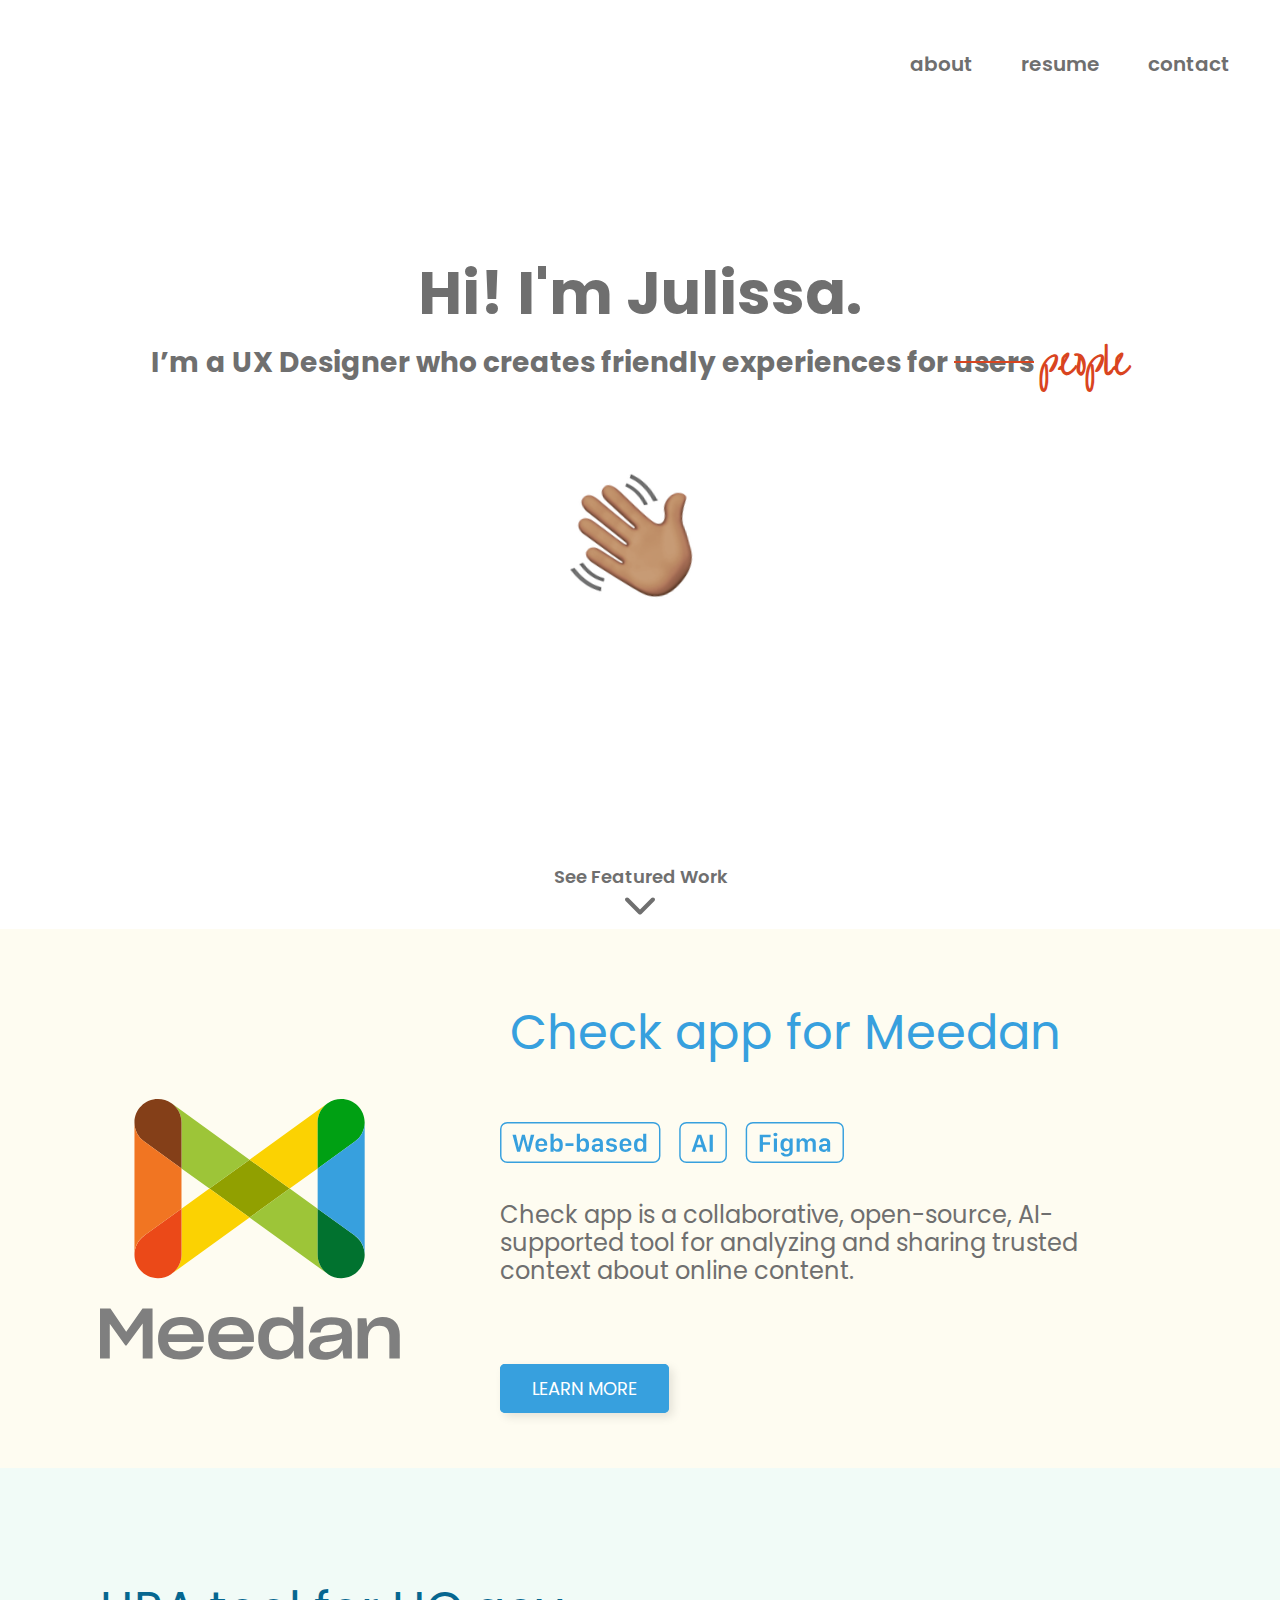
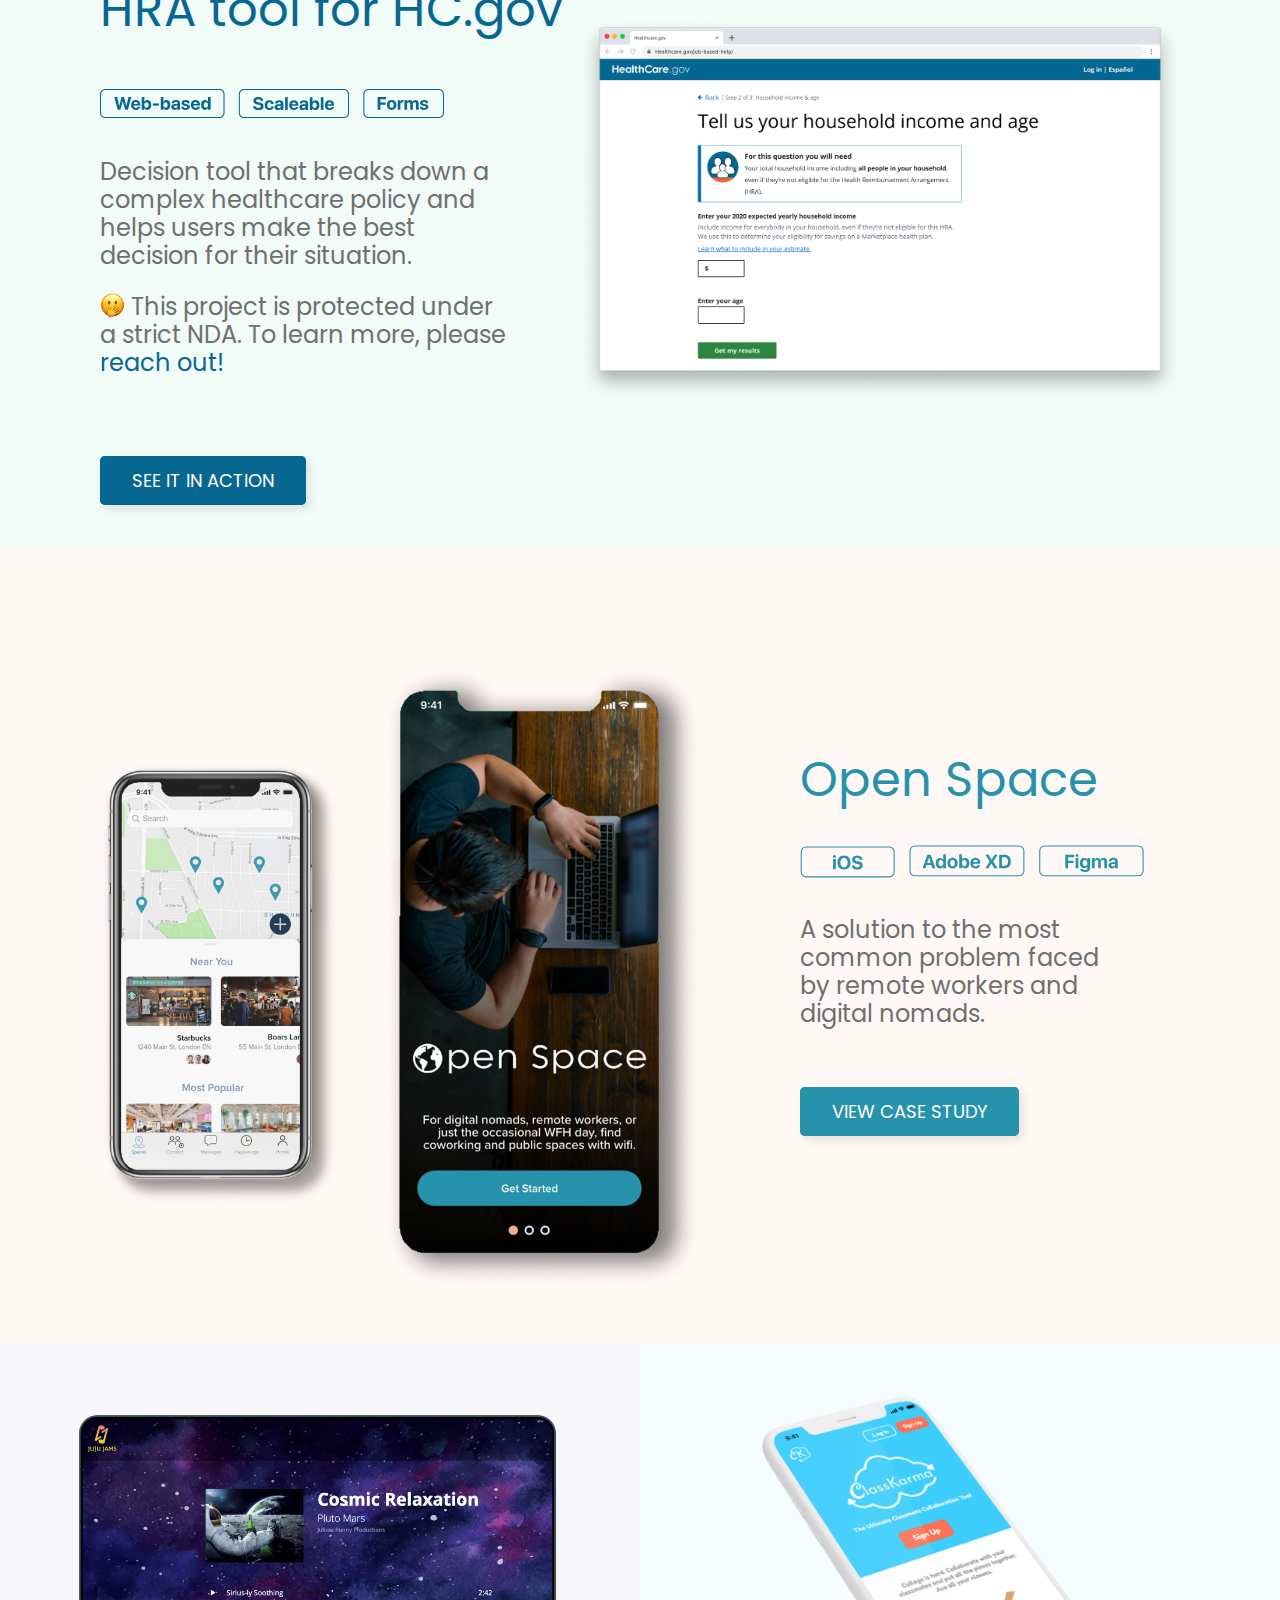
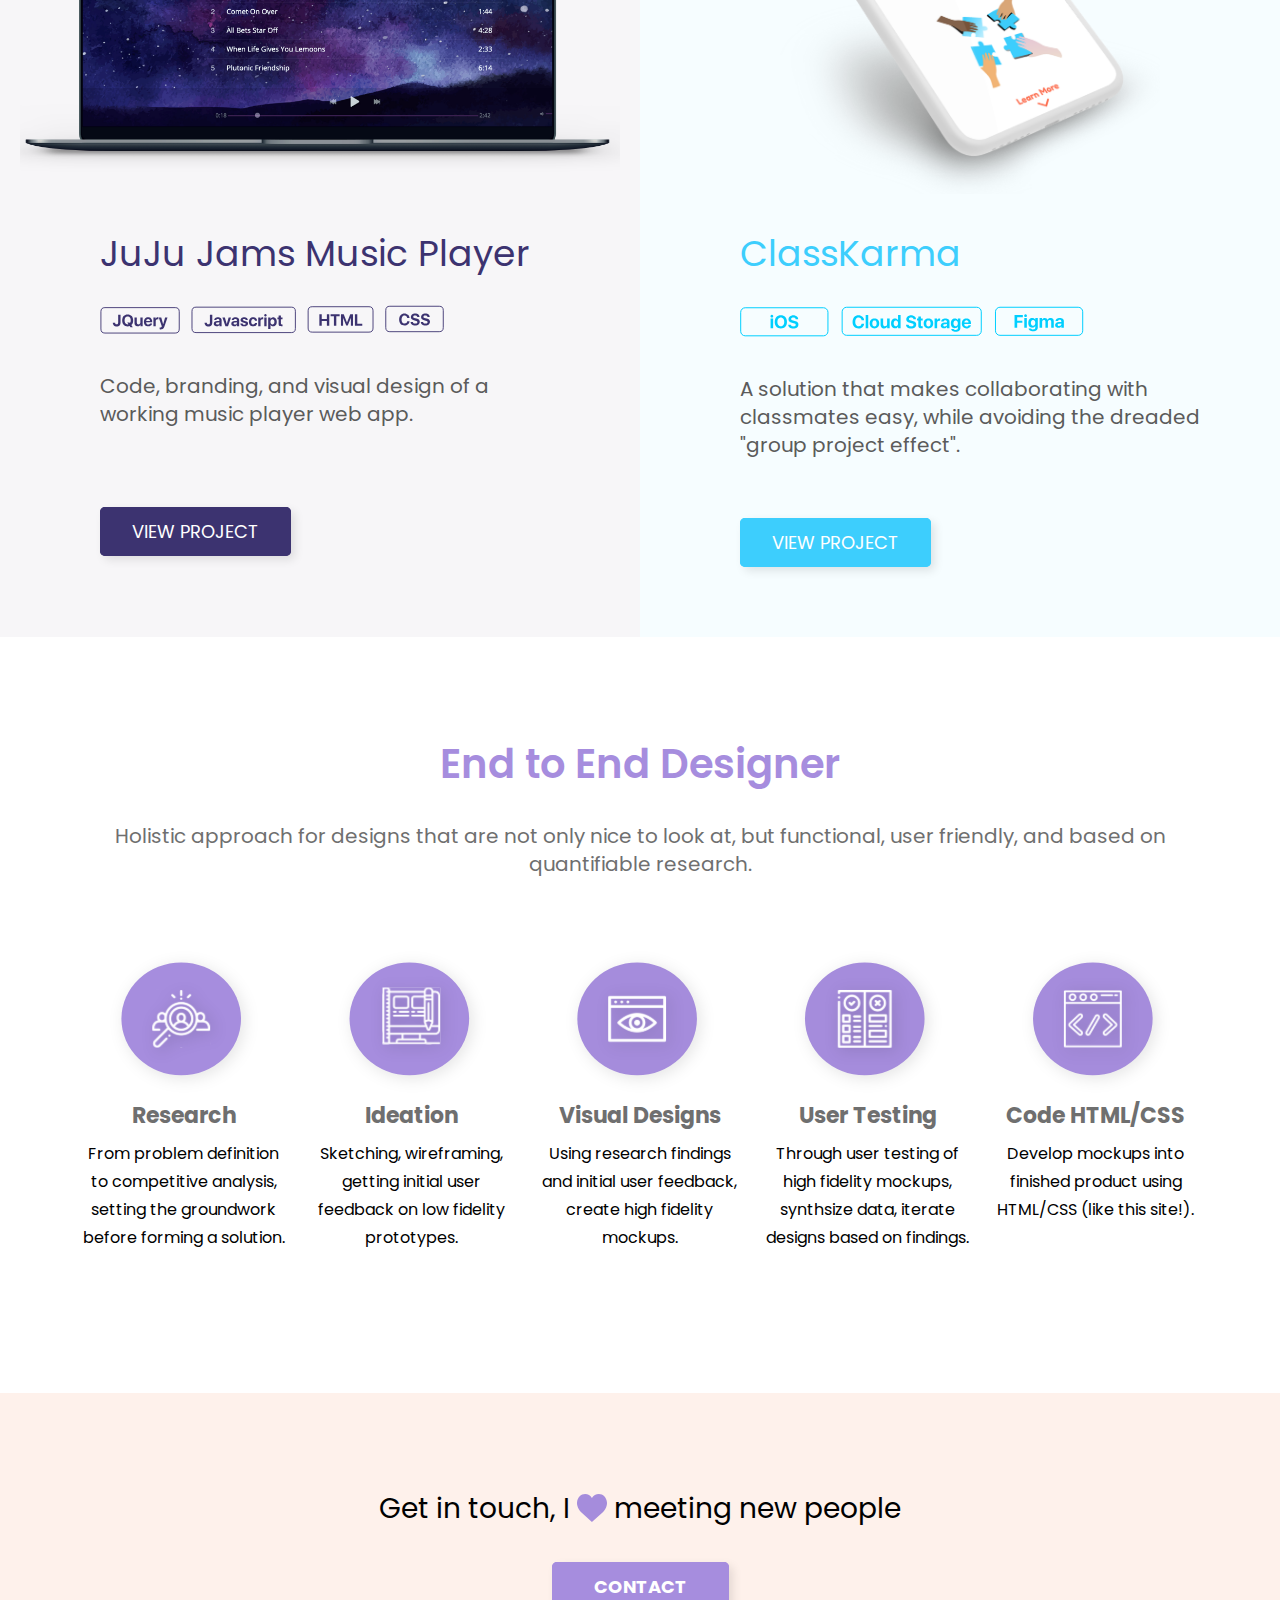
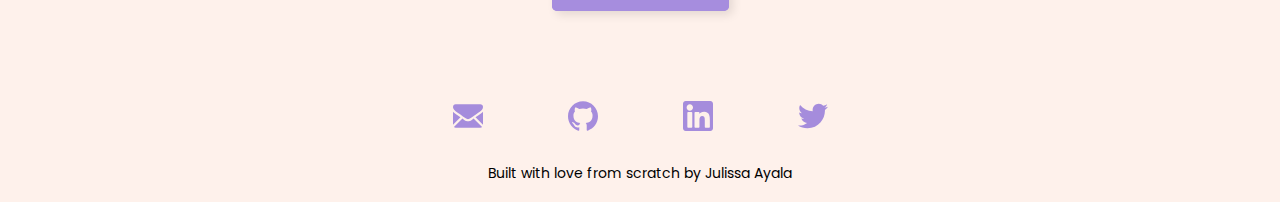
<file: index.html>
<!DOCTYPE html>
<html lang="en">

<head>
    <meta charset="UTF-8">
    <meta name="viewport" content="width=device-width, initial-scale=1.0">
    <meta http-equiv="X-UA-Compatible" content="ie=edge">
    <meta name="viewport" content="width=device-width, initial-scale=1, maximum-scale=1, user-scalable=no">
    <title>Home</title>
    <link rel="stylesheet" href="css/reset.css">
    <link rel="stylesheet" href="css/style.css">
    <link href="https://fonts.googleapis.com/css?family=Poppins:400,700&display=swap" rel="stylesheet">
    <link href="https://fonts.googleapis.com/css?family=Liu+Jian+Mao+Cao&display=swap" rel="stylesheet">
    <link rel="apple-touch-icon" sizes="180x180" href="/apple-touch-icon.png">
    <link rel="icon" type="image/png" sizes="32x32" href="/favicon-32x32.png">
    <link rel="icon" type="image/png" sizes="16x16" href="/favicon-16x16.png">
    <link rel="manifest" href="/site.webmanifest">
    <!-- Global site tag (gtag.js) - Google Analytics -->
    <script async src="https://www.googletagmanager.com/gtag/js?id=UA-151827190-1"></script>
    <script>
     window.dataLayer = window.dataLayer || [];
     function gtag(){dataLayer.push(arguments);}
     gtag('js', new Date());

    gtag('config', 'UA-151827190-1');
    </script>

</head>

<body>
    <!-- HERO SECTION -->
    <div class="wrapper">
    <section class="hero">
        <header class=header>
            <a href="index.html" class="logo">
                <img src="images/newlogowhite.svg" alt=logo>
            </a>

            <div class="container">
                    <div class="navigation">
                         <nav>
                            <input type="checkbox" id="nav" class="hidden">
                                <label for="nav" class="nav-btn">
                                    <i></i>
                                        <i></i>
                                        <i></i>
                                        </label>
                                        <div class="nav-wrapper">
                                            <ul>
                                                <li><a href="about.html">about</a></li>
                                                <li><a href="Resume2022.pdf">resume</a></li>
                                                <li class="contactbutton"><a href="contact.html">contact</a></li>
                                            </ul>
                                      </div>
                                </nav>
                          </div>
                          
        </header>
        <div class="herotext">
            <h1>Hi! I'm Julissa.</h1>
            <p>I’m a UX Designer who creates friendly experiences for 
            <span class="userstext">users</span> <span class="peopletext">people</span></p>
        </div>

        <div class="wave"><span class="wavespan"><img src="images/appl-1f44b-1f3fd-128.png" alt=""></span></div>



            <p class="featuredworktext"><a href="index.html#classkarmaprojectid">See Featured Work</a></p>
        <div class="downarrowdiv">
            <a href="index.html#classkarmaprojectid" class="downarrow">
                <img src="images/greyarrow.svg" alt="downarrow">
            </a>
        </div>
        </section>
        
       
        

    <!--PROJECTS-->

    <section class="meedanproject">
        <div class="meedanlogo">
            <img src="images/meedan_ext_logo.svg" alt="Meedan logo">
        </div>
        <div class="projectcontent">
        <h2>Check app for Meedan</h2>
        <!--<p>Native Mobile App</p>-->
        <div class="tags">
            <img src="images/meedantags.svg" alt="Meedan tags">
        </div>
        <p class="projdescription">Check app is a collaborative, open-source, AI-supported tool for analyzing and sharing trusted context about online content.</p>
       <!--- <p class="projdescription"><span class="smilingemoji"><img src="images/smiling-face-with-smiling-eyes-and-hand-covering-mouth_1f92d.png" alt=""></span> This project is protected under a strict NDA. To learn more, please <a href="contact.html">reach out!</a></p> -->
    </p>
        <div class="buttondiv1">
            <a href="meedan.html" class='button button1 meedanbutton'>LEARN MORE</a>
        </div>
    </div>
    </section>

    <section class="heaproject">
        <div class="heamockup">
            <img src="images/heamockup.png" alt="HRA tool mockup">
        </div>
        <div class="projectcontent">
        <h2>HRA tool for HC.gov</h2>
        <!--<p>Native Mobile App</p>-->
        <div class="tags">
            <img src="images/heatags.svg" alt="HEA tags">
        </div>
        <p class="projdescription">Decision tool that breaks down a complex healthcare policy and helps users make the best decision for their situation.</p>
        <p class="projdescription"><span class="smilingemoji"><img src="images/smiling-face-with-smiling-eyes-and-hand-covering-mouth_1f92d.png" alt=""></span> This project is protected under a strict NDA. To learn more, please <a href="contact.html">reach out!</a></p>
    </p>
        <div class="buttondiv1">
            <a href="https://www.healthcare.gov/job-based-help/#/" class='button button1 heabutton'target="_blank">SEE IT IN ACTION</a>
        </div>
    </div>
    </section>

        <section class="openspaceproject">
            <div class="openspacemockup">
                <img src="images/pngonboardingmockup.png" alt="Open Space mockup">
            </div>
            <div class="projectcontent">
            <h2>Open Space</h2>
           <!---<p>Native Mobile App</p> -->
            <div class="tags">
                <img src="images/ostagsnew.svg" alt="classkarma tags">
            </div>
            <p class="projdescription">A solution to the most common problem faced by remote workers and digital nomads.</p>
            <div class="buttondiv1">
                <a href="project2.html" class='button button1 openbutton'>VIEW CASE STUDY</a>
            </div>
        </div>
        </section>

        <div class="projectwrap">
        <section class="jujujams">
            <div class="jujujamsmockup">
                <img src="images/jujujamscomputermockup.png" alt="jujujams screen">
            </div>
            <div class="projectcontent">
            <h2>JuJu Jams Music Player</h2>
           <!--- <p>JS/JQuery Web App</p> -->
            <div class="tags">
                <img src="images/jujujamstags.svg" alt="classkarma tags">
            </div>
            <p class="jujujamsprojdescription">Code, branding, and visual design of a working music player web app.</p>
            <div class="buttondiv1">
                <a href="project3.html" class='button jujujamsbutton'>VIEW PROJECT</a>
            </div>
        </div>
        </section>

        <section class="comingsoon">
            <section class="comingsoonmockup">
                <div class="classkarmamockup">
                    <img src="images/iphonex-clay-mockup.png" alt="jujujams screen">
                </div>
                <div class="projectcontent">
                <h2>ClassKarma</h2>
              <!---- <p>Web and Native Mobile App</p> -->
                <div class="tags">
                    <img src="images/cktagsnew.svg" alt="classkarma tags">
                </div>
                <p class="jujujamsprojdescription">A solution that makes collaborating with classmates easy, while avoiding the dreaded "group project effect".</p>
                <div class="buttondiv1">
                    <a href="project.html" class='button button1'>VIEW PROJECT</a>
                </div>
            </div>
            </section>
         <!--<section class="comingsoon">
                <div class="comingsoonmockup">
                    <img src="images/comingsoonimage.png" alt="comingsoon screen">
                </div>
                <div class="comingsoonprojectcontent">
                <h2>Coming Soon</h2>
                <p>E-Commerce Site Redesign</p>
            </div>
        </section>-->
    </div>

    <!--SKILLS-->

        <section id="process">
            <div class="container">
                <div class="intro">
                    <h2>End to End Designer</h2>
                    <p>Holistic approach for designs that are not only nice to look at, but functional, user friendly, and based on quantifiable research.</p>
             </div>
            <div class="skill">
                <img src="images/purpleresearch.svg" alt="research image">
                <h3>Research</h3>
                <p>From problem definition to competitive analysis, setting the groundwork before forming a solution.
                </p>
            </div>

            <div class="skill">
                <img src="images/purpleideation.svg" alt="ideation image">
                <h3>Ideation</h3>
                <p>Sketching, wireframing, getting initial user feedback on low fidelity prototypes.</p>
            </div>

            <div class="skill">
                <img src="images/purplevisualdesigns.svg" alt="visual designs">
                <h3>Visual Designs</h3>
                <p>Using research findings and initial user feedback, create high fidelity mockups.</p>
            </div>

            <div class="skill">
                <img src="images/purpleusertesting.svg" alt="user testing image">
                <h3>User Testing</h3>
                <p>Through user testing of high fidelity mockups, synthsize data, iterate designs based on findings.</p>
            </div>

            <div class="skill">
                <img src="images/purplecoding.svg" alt="coding image">
                <h3>Code HTML/CSS</h3>
                <p>Develop mockups into finished product using HTML/CSS (like this site!).</p>
            </div>
            </div>
        </section>

     <!-- TESTIMONIAL -->

      <!--  <section class="testimonial"> 
            <h2>People I've Worked With</h2>
            <p class="testimonialbody">"I had the pleasure to be Julissa's mentor during her time at Thinkful. I have witnessed her determination and proactive attitude on many occasions. She is a confident young designer that has all the skills it takes to design a product or service that meets business requirements and aligns them with user needs. She has mastered user research, visual design, and user testing and also laid out a solid foundation in frontend coding. I highly recommend her to anyone looking for promising young UX Design talent that continues to grow at a rapid pace."
                </p>
            <div>
                <img src="images/mikedekker.png" alt="Mike Dekker">
            </div>
            <p class="caption">Mike Dekker</p>
            <p class="caption">Senior UX Designer</p>
        </section>
    </div>
-->


    <!-- FOOTER -->

    <footer>
        <h2>Get in touch, I <span class="heart"><img src="images/purpleheart.svg" alt="heart"></span> meeting new people</h2>
        <div class="button2div">
            <a href="contact.html" class='button2'>CONTACT</a>
        </div>
            <ul>
                <li> <a href="mailto:jayaladesigner@gmail.com>"><img src="images/black-back-closed-envelope-shape.svg" alt="email"></a></li>
                <li> <a href="https://github.com/jujucinco" target="_blank"><img src="images/purplegithub.svg" alt="github"></a></li>
                <li> <a href="https://www.linkedin.com/in/julissaayala/" target="_blank"><img src="images/purplelinkedin.svg" alt="linkedin"></a></li>
                <li> <a href="https://twitter.com/UXJeules" target="_blank"><img src="images/purpletwitter.svg" alt="twitter"></a></li>
        <p>Built with love from scratch by Julissa Ayala</p>
            </ul>
    </footer>
</div>
</body>

</html>
</file>
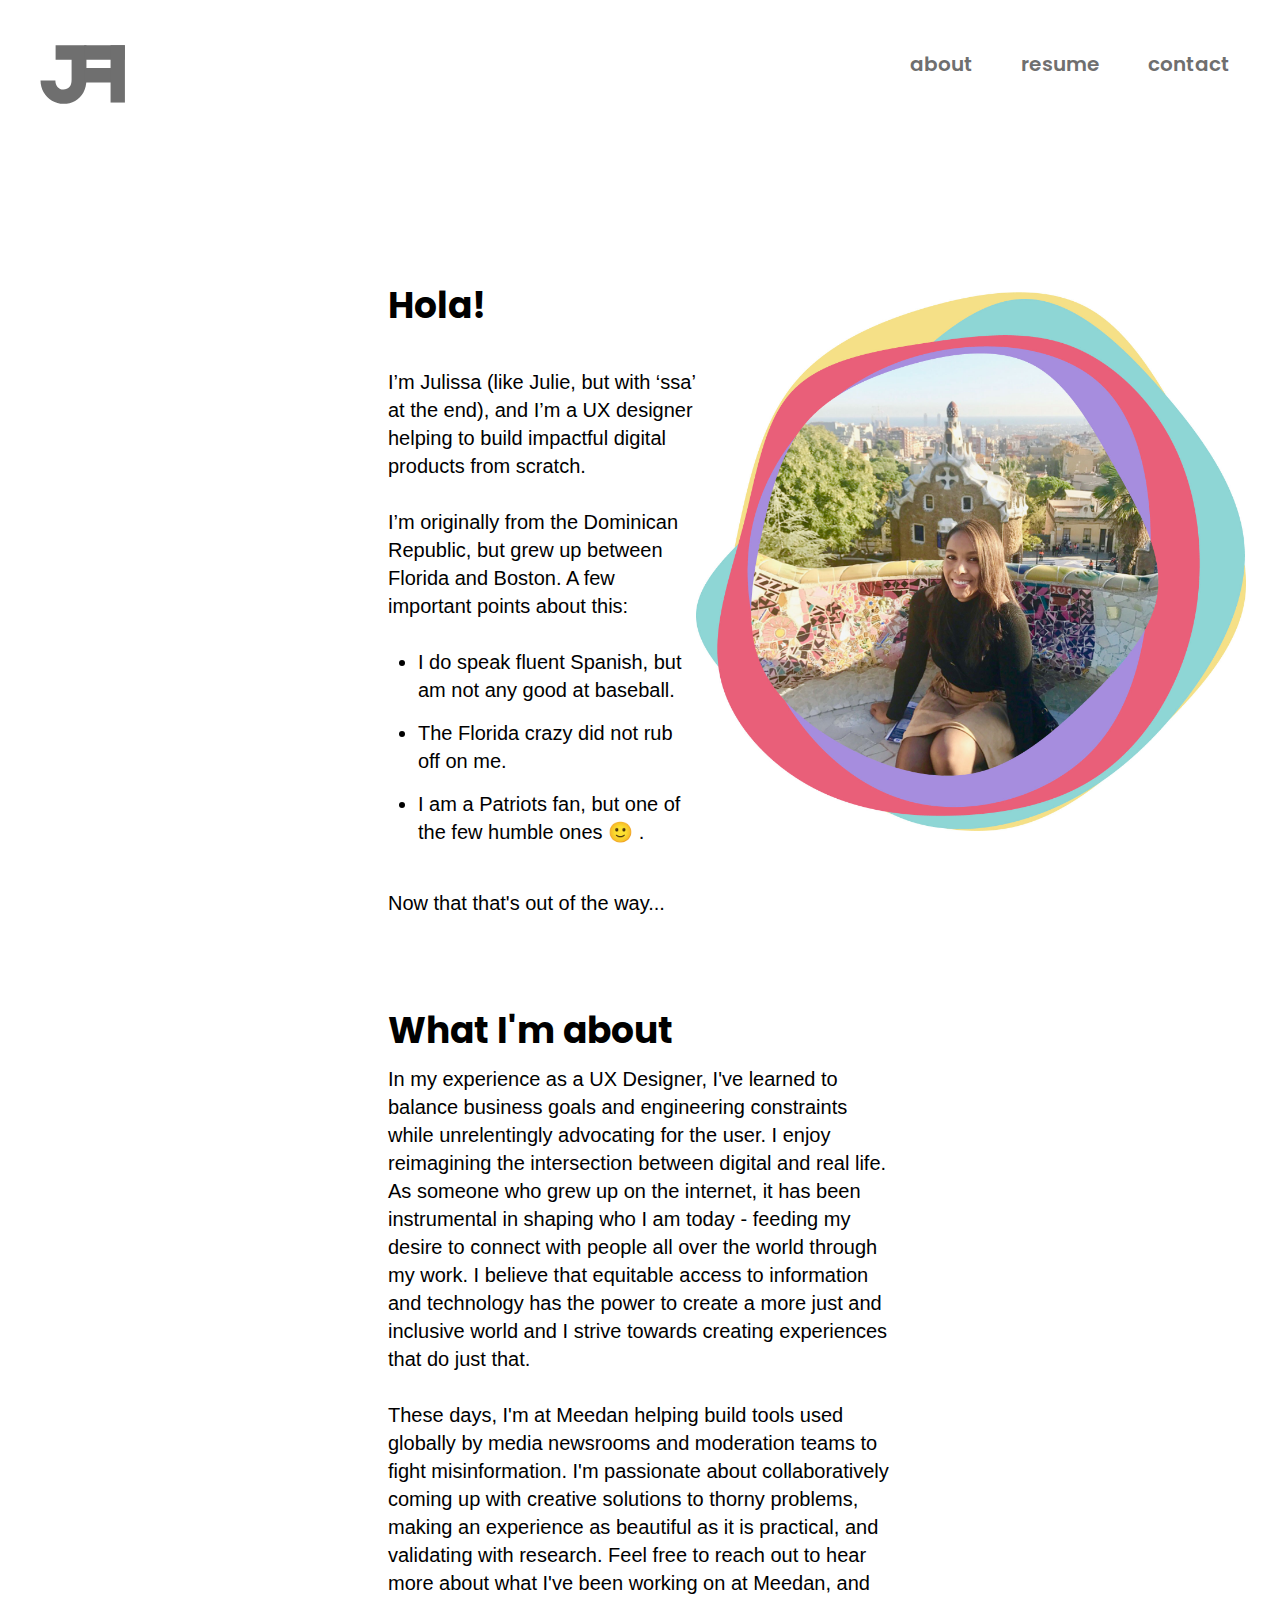
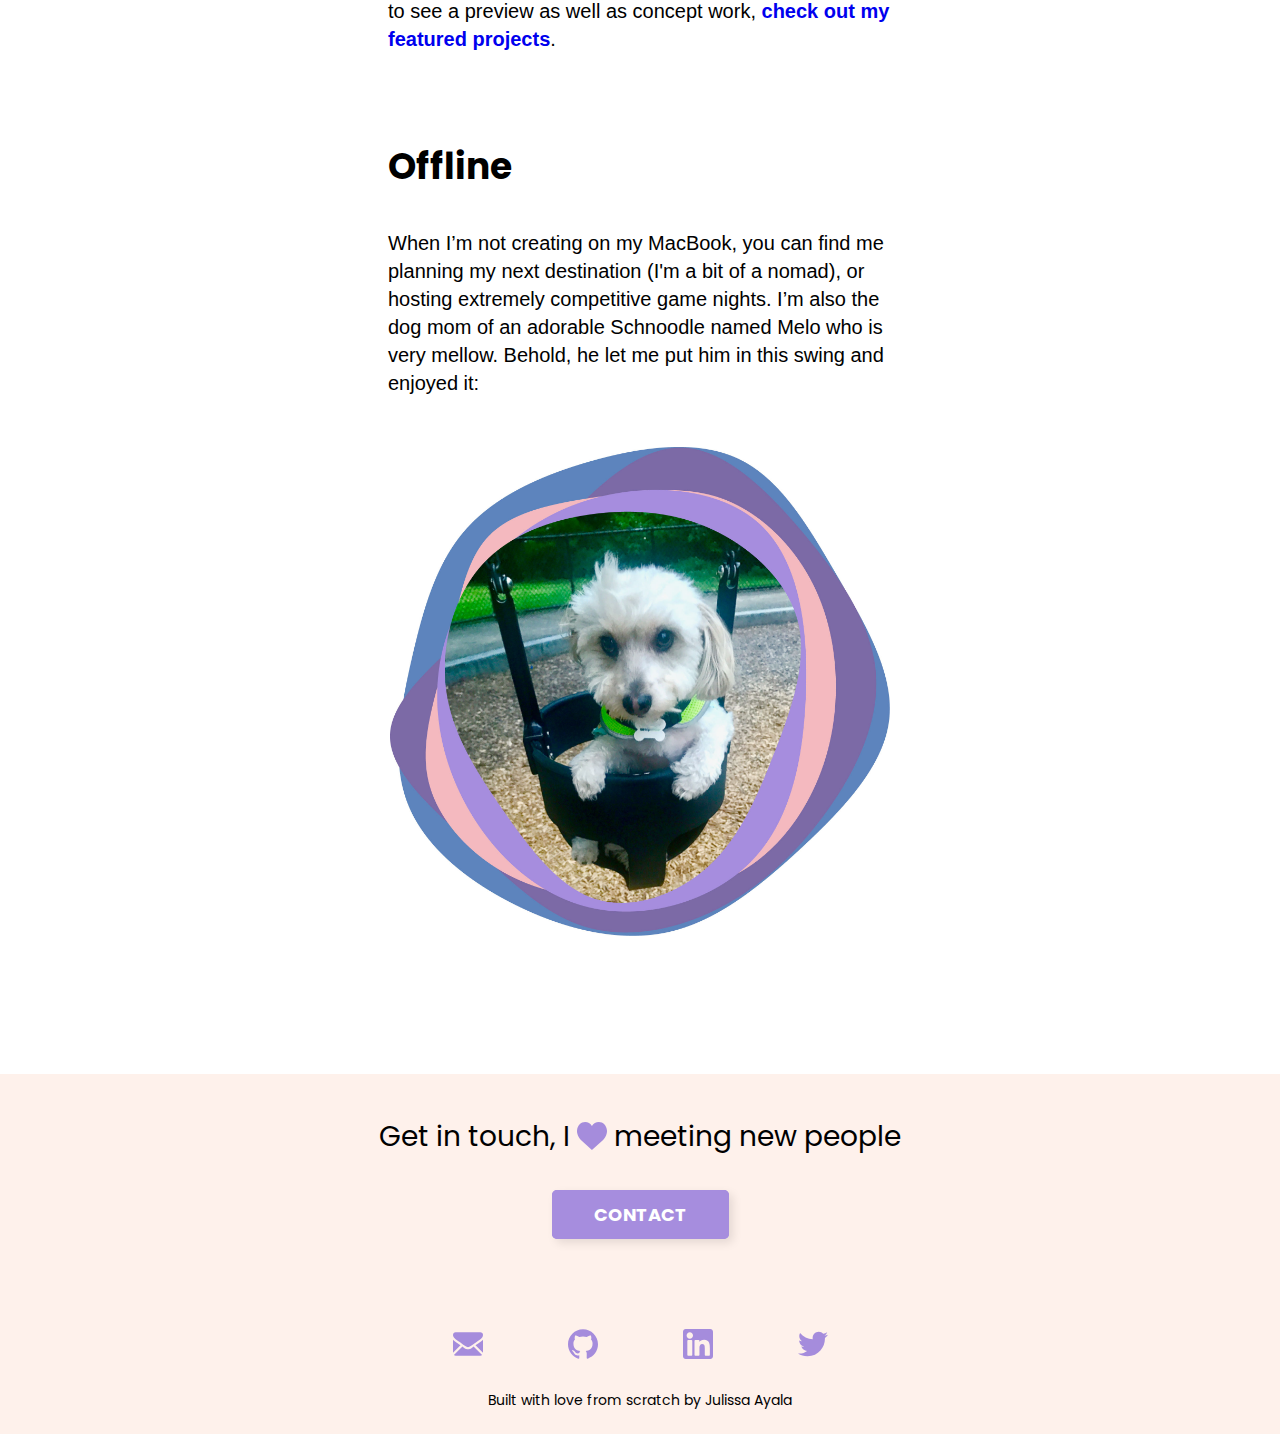
<file: about.html>
<!DOCTYPE html>
<html lang="en">
<head>
    <meta charset="UTF-8">
    <meta name="viewport" content="width=device-width, initial-scale=1.0">
    <meta http-equiv="X-UA-Compatible" content="ie=edge">
    <title>About</title>
    <link rel="stylesheet" href="css/reset.css">
    <!-- <link rel="stylesheet" href="css/style.css"> -->
    <link rel="stylesheet" href="css/aboutcontact.css">
    <link href="https://fonts.googleapis.com/css?family=Poppins:400,700&display=swap" rel="stylesheet">
    <link rel="apple-touch-icon" sizes="180x180" href="/apple-touch-icon.png">
    <link rel="icon" type="image/png" sizes="32x32" href="/favicon-32x32.png">
    <link rel="icon" type="image/png" sizes="16x16" href="/favicon-16x16.png">
    <link rel="manifest" href="/site.webmanifest">
     <!-- Global site tag (gtag.js) - Google Analytics -->
     <script async src="https://www.googletagmanager.com/gtag/js?id=UA-151827190-1"></script>
     <script>
      window.dataLayer = window.dataLayer || [];
      function gtag(){dataLayer.push(arguments);}
      gtag('js', new Date());
 
     gtag('config', 'UA-151827190-1');
     </script>
 
</head>
</head>
<body>
    <header class="nav_bar">
            <a href="index.html" class="logo">
                    <img src="images/greylogonew.svg" alt=logo>
                </a>
                <nav>
                    <input type="checkbox" id="nav" class="hidden">
                        <label for="nav" class="nav-btn">
                            <i></i>
                            <i></i>
                            <i></i>
                            </label>
                            <div class="nav-wrapper">
                                <ul>
                                    <li><a href="about.html">about</a></li>
                                    <li><a href="Resume2022.pdf">resume</a></li>
                                    <li><a href="contact.html">contact</a></li>
                                </ul>
                            </div>
                    </nav>
             </header>
   
        <div class="aboutcontainer">
            <div class="profilephoto">
                <img src="./images/colorfulprofile.jpg" alt="">
             </div>  
             <div class="aboutintro">
                 <h2>Hola!</h2><br>

                 <p> I’m Julissa (like Julie, but with ‘ssa’ at the end), and I’m a UX designer helping to build impactful digital products from scratch.<br>
                    <br>
                I’m originally from the Dominican Republic, but grew up between Florida and Boston. A few important points about this:</p><br>
                <ul>
                    <li>I do speak fluent Spanish, but am not any good at baseball.</li>
                    <li>The Florida crazy did not rub off on me.</li>
                    <li>I am a Patriots fan, but one of the few humble ones 🙂 .</li>
                </ul><br>
                <p>Now that that's out of the way...</p>
                <h2>What I'm about</h2>
            
                <p>In my experience as a UX Designer, I've learned to balance business goals and engineering constraints while unrelentingly advocating for the user. I enjoy reimagining the intersection between digital and real life. As someone who grew up on the internet, it has been instrumental in shaping who I am today - feeding my desire to connect with people all over the world through my work. I believe that equitable access to information and technology has the power to create a more just and inclusive world and I strive towards creating experiences that do just that.<br>

                 <br>These days, I'm at Meedan helping build tools used globally by media newsrooms and moderation teams to fight misinformation. I'm passionate about collaboratively coming up with creative solutions to thorny problems, making an experience as beautiful as it is practical, and validating with research. Feel free to reach out to hear more about what I've been working on at Meedan, and to see a preview as well as concept work, <a href="index.html#classkarmaprojectid">check out my featured projects</a>.
                </p>
                <h2>Offline</h2><br>
                <p>When I’m not creating on my MacBook, you can find me planning my next destination (I'm a bit of a nomad), or hosting extremely competitive game nights. I’m also the dog mom of an adorable Schnoodle named Melo who is very mellow.
                Behold, he let me put him in this swing and enjoyed it:</p>
             </div>
             <div class="meloimage">
                 <img src="./images/melocolorful.jpg" alt="">
             </div>
        </div>

    <footer class="aboutfooter">
            <h2>Get in touch, I <span class="heart"><img src="images/purpleheart.svg" alt="heart"></span> meeting new people</h2>
            <div class="button2div">
                <a href="contact.html" class='button2'>CONTACT</a>
            </div>
                <ul>
                    <li> <a href="mailto:jayaladesigner@gmail.com>"><img src="images/black-back-closed-envelope-shape.svg" alt="email"></a></li>
                    <li> <a href="https://github.com/jujucinco" target="_blank"><img src="images/purplegithub.svg" alt="github"></a></li>
                    <li> <a href="https://www.linkedin.com/in/julissaayala/" target="_blank"><img src="images/purplelinkedin.svg" alt="linkedin"></a></li>
                    <li> <a href="https://twitter.com/UXJeules" target="_blank"><img src="images/purpletwitter.svg" alt="twitter"></a></li>
            <p>Built with love from scratch by Julissa Ayala</p>
                </ul>
        </footer>
    
</body>
</html>
</file>
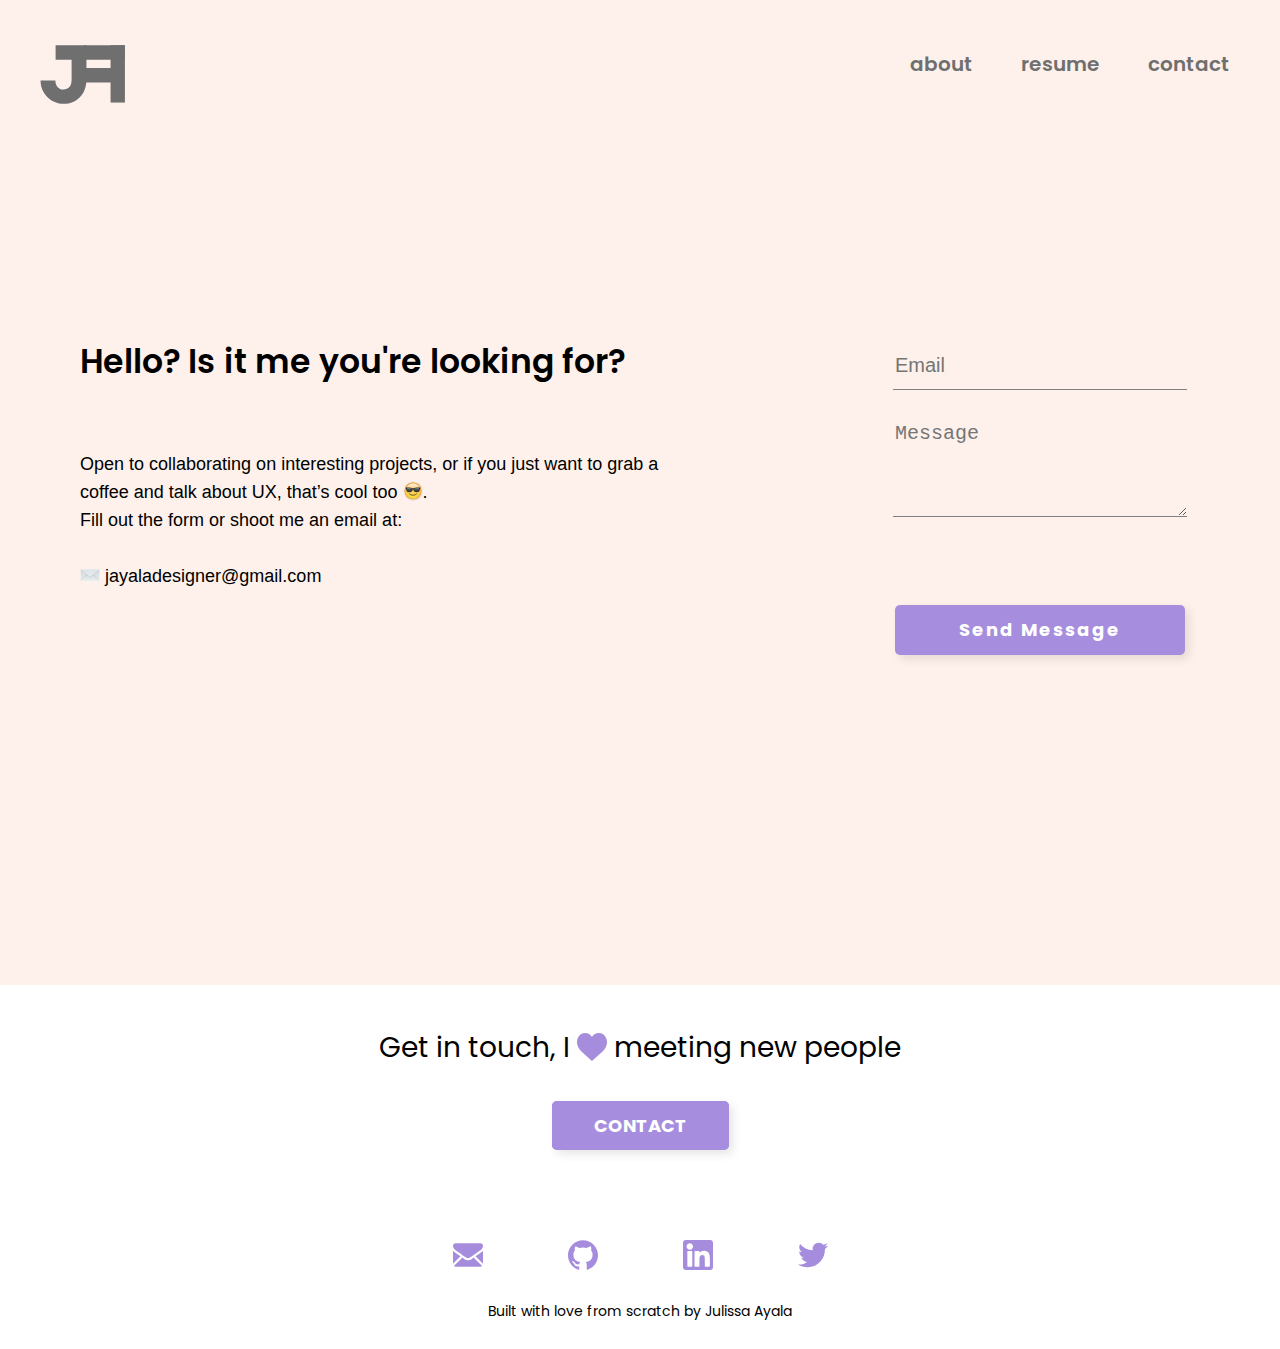
<file: contact.html>
<!DOCTYPE html>
<html lang="en">
<head>
    <meta charset="UTF-8">
    <meta name="viewport" content="width=device-width, initial-scale=1.0">
    <meta http-equiv="X-UA-Compatible" content="ie=edge">
    <title>Contact</title>
    <link rel="stylesheet" href="css/reset.css">
    <!-- <link rel="stylesheet" href="css/style.css"> -->
    <link rel="stylesheet" href="css/aboutcontact.css">
    <link href="https://fonts.googleapis.com/css?family=Poppins:400,700&display=swap" rel="stylesheet">
    <link rel="apple-touch-icon" sizes="180x180" href="/apple-touch-icon.png">
    <link rel="icon" type="image/png" sizes="32x32" href="/favicon-32x32.png">
    <link rel="icon" type="image/png" sizes="16x16" href="/favicon-16x16.png">
    <link rel="manifest" href="/site.webmanifest">
     <!-- Global site tag (gtag.js) - Google Analytics -->
     <script async src="https://www.googletagmanager.com/gtag/js?id=UA-151827190-1"></script>
     <script>
      window.dataLayer = window.dataLayer || [];
      function gtag(){dataLayer.push(arguments);}
      gtag('js', new Date());
 
     gtag('config', 'UA-151827190-1');
     </script>
 
</head>
<body>
        <header class="nav_bar contactnav">
                <a href="index.html" class="logo">
                        <img src="images/greylogonew.svg" alt=logo>
                    </a>
                    <nav>
                        <input type="checkbox" id="nav" class="hidden">
                            <label for="nav" class="nav-btn">
                                <i></i>
                                <i></i>
                                <i></i>
                                </label>
                                <div class="nav-wrapper">
                                    <ul>
                                        <li><a href="about.html">about</a></li>
                                        <li><a href="Resume2022.pdf">resume</a></li>
                                        <li><a href="contact.html">contact</a></li>
                                    </ul>
                                </div>
                        </nav>
                 </header>
        <div class="contactcontainer">
            <div class="contacttext">
                <h1>Hello? Is it me you're looking for?</h1><br>
                <p>Open to collaborating on interesting projects, or if you just want to grab a coffee and talk about UX, that’s cool too <span class="smilingemoji"><img src="images/4-2-smiling-face-with-sunglasses-cool-emoji-png.png" alt=""></span>.<br>
                Fill out the form or shoot me an email at: <br><br><span class="smilingemoji"><img src="images/2709.png" alt=""></span>  jayaladesigner@gmail.com </p>
             </div>  

        <div class="contact-form">
            <form id="contact-form"
                action="https://formspree.io/moqqaror"
                method="POST">
              <input name="Email" type="email" class="form-control" placeholder="Email" required><br>

              <textarea name="message" class="form-control" placeholder="Message" rows="4" required=""></textarea><br>
              
              <input type="submit" class="form-control submit" value="Send Message">
            </form>
         </div>
        </div>

    <footer>
            <h2>Get in touch, I <span class="heart"><img src="images/purpleheart.svg" alt="heart"></span> meeting new people</h2>
            <div class="button2div">
                <a href="contact.html" class='button button2'>CONTACT</a>
            </div>
                <ul>
                    <li> <a href="mailto:jayaladesigner@gmail.com>"><img src="images/black-back-closed-envelope-shape.svg" alt="email"></a></li>
                    <li> <a href="https://github.com/jujucinco" target="_blank"><img src="images/purplegithub.svg" alt="github"></a></li>
                    <li> <a href="https://www.linkedin.com/in/julissaayala/" target="_blank"><img src="images/purplelinkedin.svg" alt="linkedin"></a></li>
                    <li> <a href="https://twitter.com/UXJeules" target="_blank"><img src="images/purpletwitter.svg" alt="twitter"></a></li>
            <p>Built with love from scratch by Julissa Ayala</p>
                </ul>
        </footer>
</body>
</html>
</file>
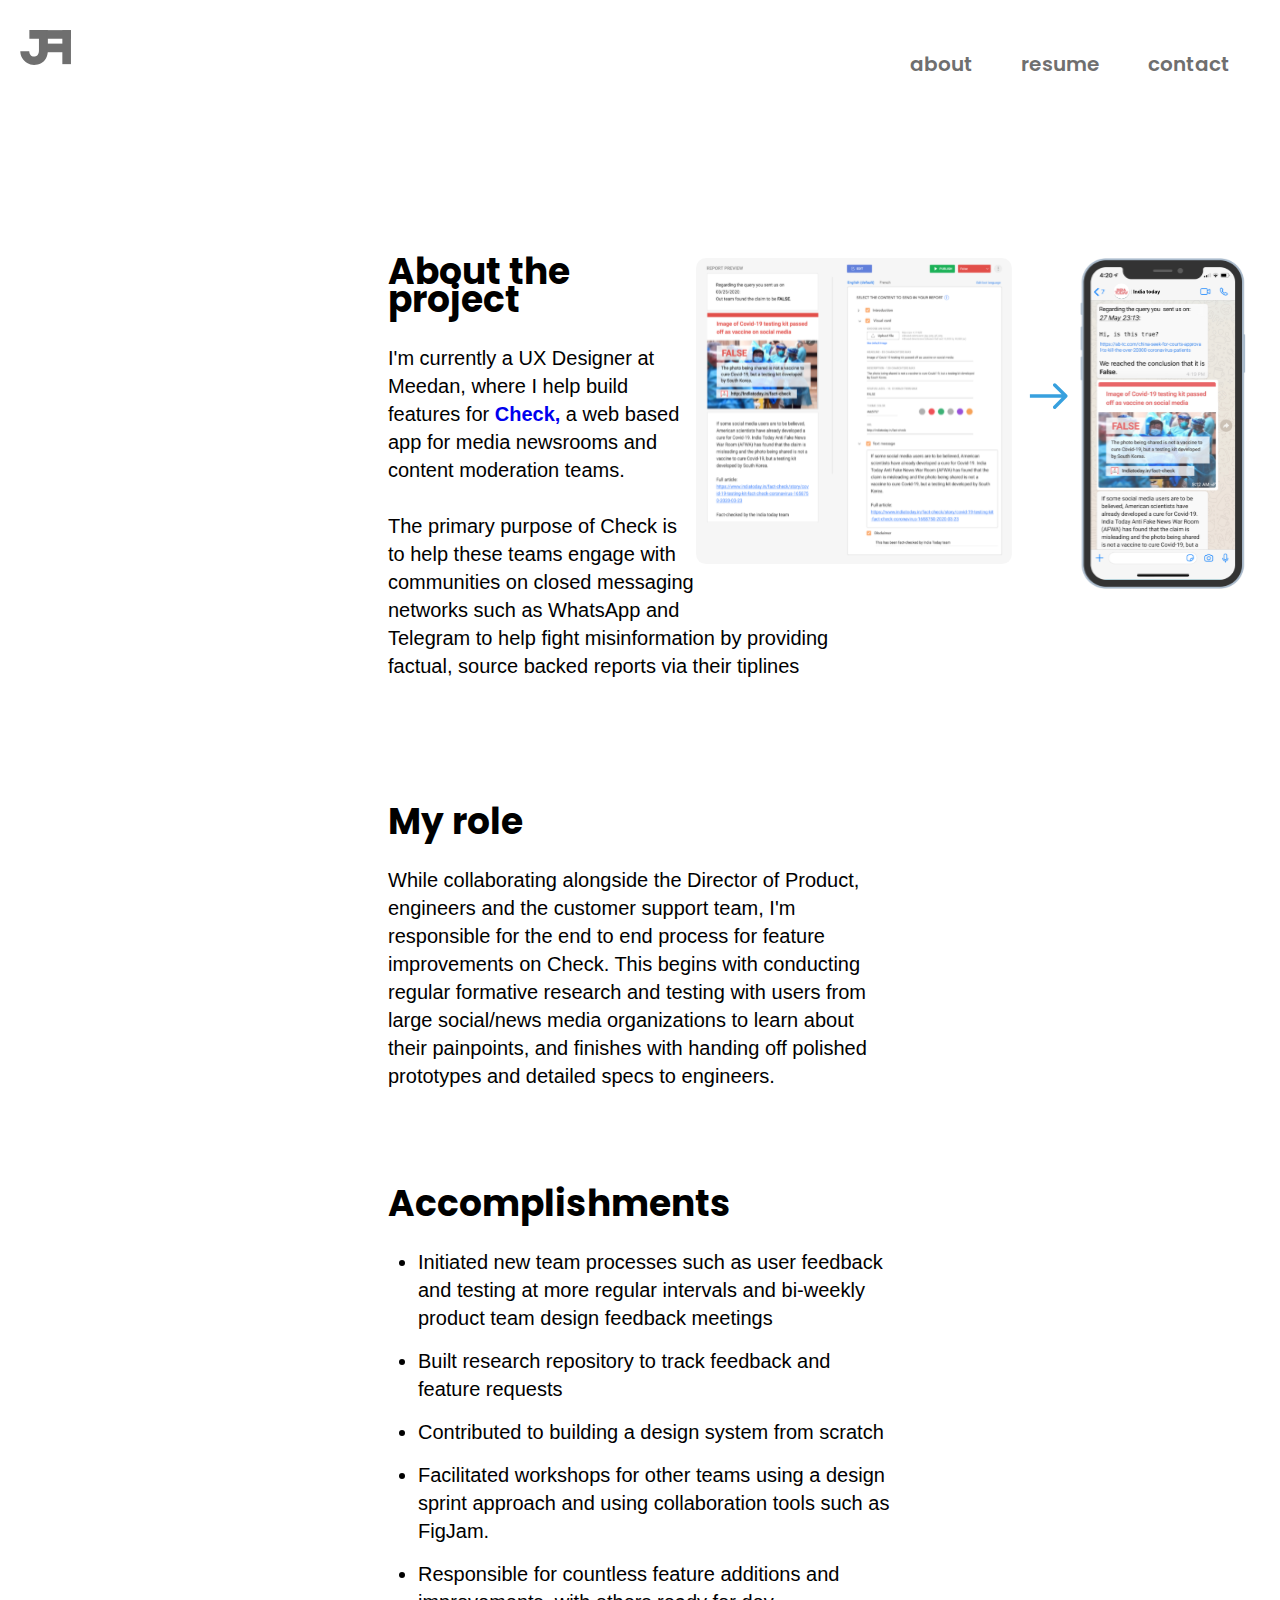
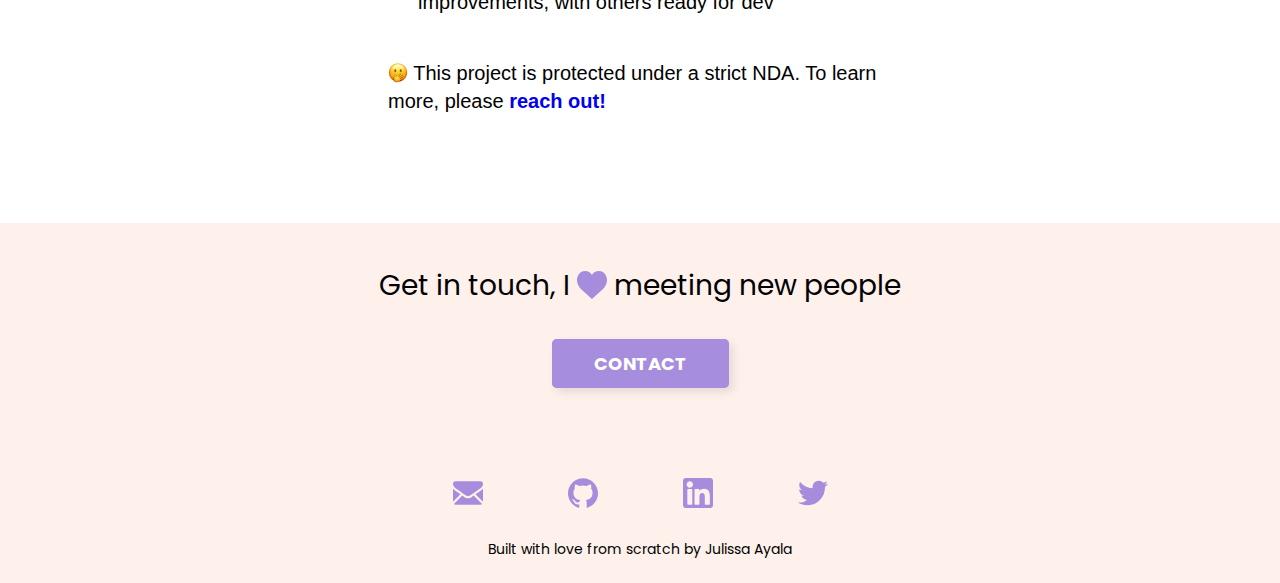
<file: meedan.html>
<!DOCTYPE html>
<html lang="en">
<head>
    <meta charset="UTF-8">
    <meta name="viewport" content="width=device-width, initial-scale=1.0">
    <meta http-equiv="X-UA-Compatible" content="ie=edge">
    <title>About</title>
    <link rel="stylesheet" href="css/reset.css">
    <!-- <link rel="stylesheet" href="css/style.css"> -->
    <link rel="stylesheet" href="css/meedan.css">
    <link href="https://fonts.googleapis.com/css?family=Poppins:400,700&display=swap" rel="stylesheet">
    <link rel="apple-touch-icon" sizes="180x180" href="/apple-touch-icon.png">
    <link rel="icon" type="image/png" sizes="32x32" href="/favicon-32x32.png">
    <link rel="icon" type="image/png" sizes="16x16" href="/favicon-16x16.png">
    <link rel="manifest" href="/site.webmanifest">
     <!-- Global site tag (gtag.js) - Google Analytics -->
     <script async src="https://www.googletagmanager.com/gtag/js?id=UA-151827190-1"></script>
     <script>
      window.dataLayer = window.dataLayer || [];
      function gtag(){dataLayer.push(arguments);}
      gtag('js', new Date());
 
     gtag('config', 'UA-151827190-1');
     </script>
 
</head>
</head>
<body>
    <header class="nav_bar">
            <a href="index.html" class="logo">
                    <img src="images/greylogonew.svg" alt=logo>
                </a>
                <nav>
                    <input type="checkbox" id="nav" class="hidden">
                        <label for="nav" class="nav-btn">
                            <i></i>
                            <i></i>
                            <i></i>
                            </label>
                            <div class="nav-wrapper">
                                <ul>
                                    <li><a href="about.html">about</a></li>
                                    <li><a href="Resume2022.pdf">resume</a></li>
                                    <li><a href="contact.html">contact</a></li>
                                </ul>
                            </div>
                    </nav>
             </header>
   
        <div class="aboutcontainer">
            <div class="profilephoto">
                <img src="./images/meedanscreens.svg" alt="">
             </div>  
             <div class="aboutintro">

            
                 <h2>About the project</h2>

                 <p> I'm currently a UX Designer at Meedan, where I help build features for <a href="https://meedan.com/check">Check,</a> a web based app for media newsrooms and content moderation teams.  <br>
                    <br>
                    The primary purpose of Check is to help these teams engage with communities on closed messaging networks such as WhatsApp and Telegram to help fight misinformation by providing factual, source backed reports via their tiplines</p><br>
               
                <h2>My role</h2>
            
                <p> While collaborating alongside the Director of Product, engineers and the customer support team, I'm responsible for the end to end process for feature improvements on Check. This begins with conducting regular formative research and testing with users from large social/news media organizations to learn about their painpoints, and finishes with handing off polished prototypes and detailed specs to engineers. <br>
                </p>
                <h2>Accomplishments</h2>
                <p><ul>
                    <li>Initiated new team processes such as user feedback and testing at more regular intervals and bi-weekly product team design feedback meetings</li>
                    <li>Built research repository to track feedback and feature requests</li>
                    <li>Contributed to building a design system from scratch</li>
                    <li>Facilitated workshops for other teams using a design sprint approach and using collaboration tools such as FigJam.</li>
                    <li>Responsible for countless feature additions and improvements, with others ready for dev </li>
                </ul><br></p> 

                <p class="projdescription"><span class="smilingemoji"><img src="images/smiling-face-with-smiling-eyes-and-hand-covering-mouth_1f92d.png" alt=""></span> This project is protected under a strict NDA. To learn more, please <a href="contact.html">reach out!</a></p> <br>
             </div>
             
            
        </div>

    <footer class="aboutfooter">
            <h2>Get in touch, I <span class="heart"><img src="images/purpleheart.svg" alt="heart"></span> meeting new people</h2>
            <div class="button2div">
                <a href="contact.html" class='button2'>CONTACT</a>
            </div>
                <ul>
                    <li> <a href="mailto:jayaladesigner@gmail.com>"><img src="images/black-back-closed-envelope-shape.svg" alt="email"></a></li>
                    <li> <a href="https://github.com/jujucinco" target="_blank"><img src="images/purplegithub.svg" alt="github"></a></li>
                    <li> <a href="https://www.linkedin.com/in/julissaayala/" target="_blank"><img src="images/purplelinkedin.svg" alt="linkedin"></a></li>
                    <li> <a href="https://twitter.com/UXJeules" target="_blank"><img src="images/purpletwitter.svg" alt="twitter"></a></li>
            <p>Built with love from scratch by Julissa Ayala</p>
                </ul>
        </footer>
    
</body>
</html>
</file>
<file: css/style.css>
html, body { height: 100%; }
body {
    overflow-x:hidden;
    max-width:100vw;  

}

body{
    font-family: 'poppins', Arial, Helvetica, sans-serif;
    font-size: 18px;
    line-height: 28px;
    padding: 0;
    margin:0;
}

.container{
    margin: auto;
    overflow-x:hidden
}

/* HERO SECTION */

/* NAVIGATION */


nav ul {
    float: right;
    padding-top:50px;
    
}

nav ul li {
    display: inline-block;
    float: left;
}

nav ul li:not(:first-child) {
    margin-left: 48px;
}

nav ul li:last-child {
    margin-right: 50px;
}

nav ul li a {
    display: inline-block;
    outline: none;
    color: #6F6F6F;
    text-decoration: none;
    font-size: 20px;
    font-weight: 600;
    font-family: 'poppins';
    
}

nav a:hover {
    color:#02A0D4;
    
}

@media screen and (max-width: 864px) {
    .logo {
          padding: 0;
    }


    .nav-wrapper {
          position: fixed;
          top: 0;
          left: 0;
          width: 100%;
          height: 100%;
          z-index: -1;
          background: #FEF1EB;
          opacity: 0;
          transition: all 0.2s ease;
    }

    .nav-wrapper ul {
          position: absolute;
          top: 50%;
          transform: translateY(-50%);
          width: 100%;
    }

    .nav-wrapper ul li {
          display: block;
          float: none;
          width: 100%;
          text-align: right;
          margin-bottom: 10px;
    }

    .nav-wrapper ul li:nth-child(1) a {
          transition-delay: 0.2s;
    }

    .nav-wrapper ul li:nth-child(2) a {
          transition-delay: 0.3s;
    }

    .nav-wrapper ul li:nth-child(3) a {
          transition-delay: 0.4s;
    }

    .nav-wrapper ul li:nth-child(4) a {
          transition-delay: 0.5s;
    }

    .nav-wrapper ul li:not(:first-child) {
          margin-left: 0;
    }

    .nav-wrapper ul li a {
          padding: 10px 24px;
          opacity: 0;
          color: #6F6F6F;
          font-size: 18px;
          font-weight: 400;
          letter-spacing: 1.2px;
          transform: translateX(-20px);
          transition: all 0.2s ease;
    }

    .nav-btn {
          position: fixed;
          right: 10px;
          top: 10px;
          display: block;
          width: 48px;
          height: 48px;
          cursor: pointer;
          z-index: 9999;
          border-radius: 50%;
    }

    .nav-btn i {
          display: block;
          width: 20px;
          height: 2px;
          background: #4D4D4D;
          border-radius: 2px;
          margin-left: 14px;
         
    }

    .nav-btn i:nth-child(1) {
          margin-top: 30px;
    }

    .nav-btn i:nth-child(2) {
          margin-top: 4px;
          opacity: 1;
    }

    .nav-btn i:nth-child(3) {
          margin-top: 4px;
    }
}

#nav:checked + .nav-btn {
    transform: rotate(45deg);
}

#nav:checked + .nav-btn i {
    background: #000;
    transition: transform 0.2s ease;
}

#nav:checked + .nav-btn i:nth-child(1) {
    transform: translateY(6px) rotate(180deg);
}

#nav:checked + .nav-btn i:nth-child(2) {
    opacity: 0;
}

#nav:checked + .nav-btn i:nth-child(3) {
    transform: translateY(-6px) rotate(90deg);
}

#nav:checked ~ .nav-wrapper {
    z-index: 9990;
    opacity: 1;
}

#nav:checked ~ .nav-wrapper ul li a {
    opacity: 1;
    transform: translateX(0);
}

.hidden {
    display: none;
}


/* REST OF HERO */

/* WAVE ANIMATION */

.wave {
	font-size: 120px;
    position: relative;
    padding-bottom:100px;
}

.wavespan {
	transform: translate(-50%, 0) rotate(-10deg);
	transform-origin: 100% 100%;
	left: 50%;
	display: block;
	position: absolute;
	animation: wave 350ms ease-in-out infinite alternate;
}

@keyframes wave {
	0% {
		transform: translate(-50%, 0) rotate(15deg);
	}
	100% {
		transform: translate(-50%, 0) rotate(-10deg);
	}
}


/* LOGO AND HERO TEXT */

.logo {
    float: left;
    margin-top:10px;
    padding-top:20px;
    padding-left: 20px;
    }

.logo img {
    width:50%;
    }


.hero {
        width: 100%;
        min-height: 100vh;
        animation: hue-rotator 20s infinite alternate linear;
      }
      
      @keyframes hue-rotator {
        10% {
          background-color: #9EFAF1;
        }
        20% {
          background-color: #F9DBDF;
        }
        30% {
          background-color: #EE98C2;
        }
        40% {
          background-color: #C997C6;
        }
        50% {
          background-color: #B0EFEF;
        }
        60% {
          background-color: #83D9DC;
        }
        70% {
          background-color: #E0FDFE;
        }
        80% {
          background-color: #C7CEEA;
        }
        90% {
          background-color: #F7D8F2;
        }
        100% {
          background-color: #92F4F7;
        }
        100% {
          background-color: #B5EAD7;
        }
      }
    


.herotext h1, .herotext p {
    text-align: center; 
    color:#6F6F6F;
    font-weight: bold;
}

.herotext h1 {
    font-size:48px;
    padding-bottom:50px;
    padding-top:200px;
}

.herotext p {
    font-size:17px;
    padding-bottom:100px;
    margin-left:5px;
    margin-right:5px;
    line-height:20px;
}

.userstext {
    text-decoration:line-through;
    text-decoration-color: #D94420;
}

.peopletext {
    font-family: 'Liu Jian Mao Cao';
    font-size: 30px;
    color: #D94420;
}

.featuredworktext {
    font-weight: 600;
    text-align:center;
    padding-top:200px;
    color: #6F6F6F; 
    
}

.featuredworktext a {
    text-decoration:none;
    color: #6F6F6F;
}

.featuredworktext a:visited {
    color:#6F6F6F;
}

.downarrow img {
    width:30px;
}

.downarrowdiv {
    text-align:center;
    position:relative;
    z-index:1;
}

/* HEA PROJECT */

.heaproject {
    text-align:center;
    background-color: #f1fbf7;
    padding-bottom:100px;
}


.heaproject h2 {
   color: #066790;
   font-size: 36px;
   padding-bottom:20px;
   line-height: 1.2em;
}


.heamockup img {
   width:70%;
   padding-top:50px;
}

.heamockup {
   width:100%;
   padding-top:50px;
   padding-bottom:50px;
}

.projdescription a {
    text-decoration:none;
    font-weight:400;
    color: #066790;
}

.projdescription a:hover {
    color:#A38BDB;
}


.button1 {
   background: #3DCEFD;
   box-shadow: 4px 4px 10px rgba(0, 0, 0, 0.1);
   border:solid 2px #3DCEFD;
   border-radius: 5px;
   padding: 10px 30px;
   color:white;
   font-size:14px;
   text-decoration: none;
}

.openbutton {
    background-color: #2792AB;
    border:solid 2px #2792AB
}

.smilingemoji img {
    width:20px;
    position:relative;
    top:3px;
}


/* PROJECT */

 .classkarmaproject {
     text-align:center;
     background-color: #F3FCFF;
     padding-bottom:100px;
 }

 .meedanproject {
    text-align:center;
    background-color: #fefcf1;
    padding-bottom: 100px;
}

.meedanlogo img {
    width:40%;
    padding-top:100px;
    padding-bottom:100px;
}


 .openspaceproject {
     text-align:center;
     background-color: #fff8f5;
     padding-bottom: 100px;
 }

 .classkarmaproject h2 {
    color: #3DCEFD;
    font-size: 36px;
    padding-bottom:20px;
 }

 .meedanproject h2 {
    color:#37A0DE;
    font-size:36px;
    padding-bottom:20px;
    line-height: 1.2em;
    margin: 10px;
    
}

 .openspaceproject h2 {
    color:#2792AB;
    font-size:36px;
    padding-bottom:20px;
}

 .heaproject p, .classkarmaproject p, .openspaceproject p, .jujujams p, .comingsoon p, .meedanproject p {
     color: #6F6F6F;
     padding-bottom:20px;
     margin-left:70px;
     margin-right:70px;
 }



 .openspacemockup img {
     width:75%;
     padding-top:50px;
     padding-bottom:50px;
 }

 .tags img {
    padding-bottom:20px;
 }

 .heaproject, .classkarmaproject, .projdescription, .openspaceproject, .projdescription, .meedanproject {
     padding-bottom:40px;
 }

 .classkarmamockup {
    text-align:center;
}

.classkarmamockup img {
    width:75%;
}


 .button1 {
    background: #3DCEFD;
    box-shadow: 4px 4px 10px rgba(0, 0, 0, 0.1);
    border:solid 2px #3DCEFD;
    border-radius: 5px;
    padding: 10px 30px;
    color:white;
    font-size:14px;
    text-decoration: none;
 }

 .meedanbutton {
    background: #37A0DE;
    box-shadow: 4px 4px 10px rgba(0, 0, 0, 0.1);
    border:solid 2px #37A0DE;
    border-radius: 5px;
    padding: 10px 30px;
    color:white;
    font-size:14px;
    text-decoration: none;
 }

 .heabutton {
    background: #066790;
    box-shadow: 4px 4px 10px rgba(0, 0, 0, 0.1);
    border:solid 2px #066790;
    border-radius: 5px;
    padding: 10px 30px;
    color:white;
    font-size:14px;
    text-decoration: none;
 }

 .openbutton {
     background-color: #2792AB;
     border:solid 2px #2792AB
 }



 /* JUJU JAMS PROJECT */

 .jujujams {
     width:100%;
     background-color:#f7f6f8;
     padding-bottom:80px;
 }


 .jujujamsmockup {
     text-align:center;
     padding-top:50px;
 }

 .jujujamsmockup img {
     width:75%;
 }

 .jujujams .tags img {
    width:300px;
 }

 .jujujams p {
     color:#5B5B5B;
 }


 .jujujams {
     text-align:center;
 }

 .jujujams h2 {
    font-size:36px;
    padding-top:30px;
    padding-bottom:20px;
    color:#3C3370;
    line-height: 1.2em;

 }

 .jujujamsbutton {
    background: #3C3370;
    box-shadow: 4px 4px 10px rgba(0, 0, 0, 0.1);
    border:solid 2px #3C3370;
    border-radius: 5px;
    padding: 10px 30px;
    color:white;
    font-size:14px;
    text-decoration: none;
 }

 .jujujams .jujujamsprojdescription {
     padding-bottom:40px;
 }


/* COMING SOON */

.comingsoon {
    width:100%;
    background-color:#F3FCFF;
    padding-bottom:80px;
}

.comingsoonmockup {
    text-align:center;
    padding-top:50px;
}


.comingsoon p {
    color:#5B5B5B;
    padding-bottom:20px;
}

.comingsoon h2 {
    font-size:36px;
    padding-top:30px;
    padding-bottom:20px;
    color:#3DCEFD;
    line-height: 1.2em;

 }

.comingsoonprojectcontent h2, .comingsoonprojectcontent p, .comingsoonprojectcontent p {
    text-align:center;
}

.comingsoon .comingsoonprojectcontent {
    padding-top:50px;
}

.comingsoon .tags img {
    width:300px;
 }


/* SKILLS */

#process {
    margin-top:100px;
    padding-bottom:100px;
    margin-left: 70px;
    margin-right:70px;
}

#process .intro {
    text-align: center;
}

.intro h2 {
    font-size:32px;
    padding-bottom:40px;
    color: #A68DDE;
    font-weight:600;
    line-height: 35px;

}

.intro p {
    color: #6F6F6F;
    padding-bottom: 60px;
}

#process .skill {
    /* float: left; */
    width: 100%;
    text-align: center;
    font-size: 16px;
}

#process .skill img {
    width: 150px;
    
}

.skill h3 {
    font-size: 22px;
    font-weight: bold;
    color: #6F6F6F;
    padding-bottom:10px;
}

.skill p {
    padding-bottom:30px;
}

/* TESTIMONIAL */

.testimonial {
    text-align: center;
    padding-top:100px;
    padding-bottom:80px;
    background-color:#F3FCFF;
    
}

.testimonial h2 {
    font-size:32px;
    font-weight: bold;
    padding-bottom:40px;
    color:#6F6F6F;
    line-height:35px;
}

.testimonial p {
    margin-left: 60px;
    margin-right:60px;

}

.testimonialbody {
    padding-bottom:40px;
    max-width:70%;
    text-align:center;
    margin: 0 auto !important;
    
}

.testimonial img {
    width:80px;
    padding: 15px;
}

.caption {
    font-size:14px;
    line-height: 20px;;
}

/* FOOTER */

footer {
    padding-top: 65px;
    padding-bottom:0px;
    /* margin-top: 100px; */
    text-align: center;
}

footer h2 {
    padding-top: 30px;
    padding-bottom: 50px;
    font-size:22px;
}

footer p {
    font-size:14px;
    padding-bottom:15px;
}

.button2 {
    background: #A68DDE;
    box-shadow: 4px 4px 10px rgba(0, 0, 0, 0.1);
    border:solid 2px #A68DDE;
    border-radius: 5px;
    padding: 10px 40px;
    color:white;
    font-family: 'poppins';
    font-weight:bold;
    font-size:18px;
    text-decoration: none;
    margin-bottom:100px;
 }

 .button2div {
     padding-bottom:50px;
 }



.heart {
    position:relative;
    top: 5px;
}

.heart img {
    width:25px;
}

footer ul {
    margin:auto;
}

footer li {
    display: inline-block;
    padding-top:50px;
    padding-bottom:20px;
}

footer a {
    padding:30px;
}

footer ul img {
    width:30px;
}

footer {
    background-color: #FEF1EB;
 }



/* HOME MEDIA QUERIES */

/* EXTRA SMALL SCREENS */

@media only screen and (max-width: 370px) {

    .hero {
        overflow:hidden;
    }

    .herotext h1 {
        font-size:30px;
        padding-top:120px;
        padding-bottom:30px;
    }

    .herotext p {
        font-size:16px;
        line-height:25px;
        padding-bottom:100px;
        margin-left:8px;
        margin-right:8px;
    }

    .remotetext {
        font-size:16px;
    }

     .userspeople {
        width:135px;
        position:relative;
        top: 11px;
    }


    .comingsoonmockup img {
        width:75%
    }

    .heamockup img {
        width:75%;
        padding-top:50px;
    }

    .heamockup {
       width:100%;
    }

    .meedanlogo img {
        width:270px;
        padding-top:50px;
    }

    .openspacemockup img {
        width:270px;
        padding-top:50px;
    }

    .peopletext {
        font-size:25px;
    }

    footer ul img {
        width:25px;
    }

    .jujujams .tags img {
        width:300px;
     }

    .comingsoon .tags img {
        width:300px;
     }

     .heaproject .tags img {
        width:300px;
     }

     .meedanproject .tags img {
        width:300px;
     }

     .openspaceproject .tags img {
        width:300px;
     }

     footer {
        background-color: #FEF1EB;
     }

}


@media only screen and (min-width: 768px) and (max-width:1199px) {
    .herotext {
        padding-top:150px;
    }

    .hero {
        overflow:hidden;
    }

     .heamockup {
         width:100%;
     }

     .comingsoonmockup img {
        width:50%
    }

    .jujujams .tags img {
        width:300px;
     }

    .comingsoon .tags img {
        width:300px;
     }

     .heaproject .tags img {
        width:300px;
     }

     .meedanproject .tags img {
        width:300px;
     }

     .openspaceproject .tags img {
        width:300px;
     }

     footer {
        background-color: #FEF1EB;
     }

    }


@media only screen and (min-width: 1200px) {

    /* Hero section*/

    .logo img {
        width:70%;
        padding-top:10px;
        padding-left:20px;
        }
    
    .herotext h1 {
        font-size:60px;
    }
     
    .herotext p {
        font-size:28px;
        padding-bottom:100px;
        margin-left:5px;
        margin-right:5px;
        line-height:0px;
    }
    
    .userstext {
        text-decoration:line-through;
        text-decoration-color: #D94420;
    }
    
    .peopletext {
        font-size:40px;
    }
    
    .wave {
        padding-bottom:200px;
    }

/* Multiple projects*/

.heaproject p, .classkarmaproject p, .openspaceproject p, .meedanproject p {
    font-size:24px;
}

.button1 {
    font-size:18px;
 }

 .heaproject, .classkarmaproject, .openspaceproject, .meedanproject {
    display:flex;
    align-items:center;
 }

 .projectcontent p, .projectcontent h2, .tags {
    text-align: left;
}

.tags {
    padding-top:10px;
    padding-bottom:10px;
}

.projectcontent p {
    margin-left:0px;
}


.projectcontent, .comingsoonprojectcontent {
    margin-left:100px;
}

.buttondiv1 {
    text-align:left;
    padding-top:50px;   
}


/* Meedan project*/

.meedanproject {
    padding-bottom:0px;
}

.meedanproject h2 {
    color: #37A0DE;
    font-size: 48px;
    padding-bottom:40px;
}


.meedanlogo {
    padding-top:70px;
    margin-left:100px
}

.meedanproject .tags img {
    width:344px;
}

.meedanlogo img {
    width: 300px;
}

.meedanproject p {
    margin-right: 150px;
}


/* HEA project*/


.heaproject h2 {
    color: #066790;
    font-size: 48px;
    padding-bottom:40px;
    padding-top:100px;
 }

 .heamockup img {
    width:600px;
}

.heamockup {
    order:2;
    padding-top:100px;
    padding-bottom:100px;
    margin-right:100px;
}

.heaproject .tags img {
    width:344px;
}

.smilingemoji img {
    width:25px;
    position:relative;
    top:3px;
}


/* Open Space project*/

.openspaceproject {
    padding-bottom:0px;
}

.openspaceproject h2 {
    color: #2792AB;
    font-size: 48px;
    padding-bottom:40px;
}


.openspacemockup {
    padding-top:70px;
    margin-left:100px;
}

.openspaceproject .tags img {
    width:344px;
}

.openspacemockup img {
    width: 600px;
}

.openspaceproject p {
    margin-right: 150px;
}


/* Jujujams project*/

.projectwrap {
    display:flex;
}

.jujujams {
    background-color:#f7f6f8;
    padding-bottom:80px;
    flex: 1;
}


.jujujams h2 {
    font-size:36px;
    padding-top:30px;
    padding-bottom:20px;
    color:#3C3370;
}


.jujujams p {
    font-size:20px;
}

.jujujamsbutton {
    font-size:18px;
}

.jujujams .tags img {
    width:344px;
}

.jujujamsmockup img {
    width:  600px;
    height: 400px;
   object-fit: cover;
}


/* Classkarma project*/

.comingsoon h2 {
    font-size:36px;
    padding-top:30px;
    padding-bottom:20px;
    color:#3DCEFD;
}

.comingsoon {
    width:100%;
    background-color:#f6fdff;
    padding-bottom:80px;
    flex:1;
}

.comingsoon .comingsoonprojectcontent {
    margin-left:0px;
}


.comingsoon p {
    font-size:20px;
}


 .comingsoonbutton {
    font-size:18px;
}


 .comingsoon .tags img {
     width:344px;
 }

.classkarmamockup img {
    width:  400px;
    height: 400px;
    object-fit: cover;
}


 /* My Process */

 #process .skill {
    float:left;
    margin: 1%;
    width: 18%;
 }

 #process .intro h2 {
     padding-top:10px;
     font-size:40px;
 } 

 #process .intro p {
     font-size:20px;
 }

 #process .skill p {
     font-size:16px;
 }


 /* Footer */

 footer h2 {
     font-size:28px;
 }

 footer {
    background-color: #FEF1EB;
 }

 footer a {
    padding:40px;
}

 .heart img{
    width:30px;
 }


 /* Testimonial

 .testimonialbody {
    max-width:50%;
    text-align:center;
    margin: 0 auto !important;  
}
*/

}
</file>
<file: css/aboutcontact.css>
/* ABOUT AND CONTACT PAGE CSS */



body{
    font-family: 'poppins', Arial, Helvetica, sans-serif;
    font-size: 18px;
    line-height: 28px;
    padding: 0;
    margin:0;
}




/* NAVIGATION */


nav ul {
    float: right;
    padding-top:50px;

}

nav ul li {
    display: inline-block;
    float: left;
}

nav ul li:not(:first-child) {
    margin-left: 48px;
}

nav ul li:last-child {
    margin-right: 50px;
}

nav ul li a {
    display: inline-block;
    outline: none;
    color: #6F6F6F;
    text-decoration: none;
    font-size: 20px;
    font-weight: 600;
    font-family: 'poppins';

}

nav a:hover {
    color:#02A0D4;

}

@media screen and (max-width: 864px) {
    .logo {
          padding: 0;
    }


    .nav-wrapper {
          position: fixed;
          top: 0;
          left: 0;
          width: 100%;
          height: 100%;
          z-index: -1;
          background: white;
          opacity: 0;
          transition: all 0.2s ease;
    }



    .nav-wrapper ul {
          position: absolute;
          top: 50%;
          transform: translateY(-50%);
          width: 100%;
    }

    .nav-wrapper ul li {
          display: block;
          float: none;
          width: 100%;
          text-align: right;
          margin-bottom: 10px;
    }

    .nav-wrapper ul li:nth-child(1) a {
          transition-delay: 0.2s;
    }

    .nav-wrapper ul li:nth-child(2) a {
          transition-delay: 0.3s;
    }

    .nav-wrapper ul li:nth-child(3) a {
          transition-delay: 0.4s;
    }

    .nav-wrapper ul li:nth-child(4) a {
          transition-delay: 0.5s;
    }

    .nav-wrapper ul li:not(:first-child) {
          margin-left: 0;
    }

    .nav-wrapper ul li a {
          padding: 10px 24px;
          opacity: 0;
          color: #6F6F6F;
          font-size: 18px;
          font-weight: 400;
          letter-spacing: 1.2px;
          transform: translateX(-20px);
          transition: all 0.2s ease;
    }

    .nav-btn {
          position: fixed;
          right: 10px;
          top: 10px;
          display: block;
          width: 48px;
          height: 48px;
          cursor: pointer;
          z-index: 9999;
          border-radius: 50%;
    }

    .nav-btn i {
          display: block;
          width: 20px;
          height: 2px;
          background: #4D4D4D;
          border-radius: 2px;
          margin-left: 14px;

    }

    .nav-btn i:nth-child(1) {
          margin-top: 30px;
    }

    .nav-btn i:nth-child(2) {
          margin-top: 4px;
          opacity: 1;
    }

    .nav-btn i:nth-child(3) {
          margin-top: 4px;
    }
}

#nav:checked + .nav-btn {
    transform: rotate(45deg);
}

#nav:checked + .nav-btn i {
    background: #000;
    transition: transform 0.2s ease;
}

#nav:checked + .nav-btn i:nth-child(1) {
    transform: translateY(6px) rotate(180deg);
}

#nav:checked + .nav-btn i:nth-child(2) {
    opacity: 0;
}

#nav:checked + .nav-btn i:nth-child(3) {
    transform: translateY(-6px) rotate(90deg);
}

#nav:checked ~ .nav-wrapper {
    z-index: 9990;
    opacity: 1;
}

#nav:checked ~ .nav-wrapper ul li a {
    opacity: 1;
    transform: translateX(0);
}

.hidden {
    display: none;
}


/* ABOUT PAGE AND CONTACT PAGE CSS */


.aboutcontainer, .contactcontainer {
    padding-left:20px;
    padding-right:20px;
    text-align:center;
    justify-items: center;
}

.aboutcontainer, .contactcontainer {
    background-color:#FEF1EB;
}

.aboutcontainer {
    background-color:white;
}

.aboutintro p, li {
    font-family:'BlinkMacSystemFont', '-apple-system', Arial, Helvetica, sans-serif;
    font-size: 20px;
}

.aboutintro h2 {
    font-weight:bold;
    font-size:26px;
    text-align:left;
    padding-top:100px;
}


.profilephoto img {
    width: 100%;
    text-align:center;
    padding-top:50px;
}

.meloimage img {
    width:270px;
    padding-top:50px;
    padding-bottom:50px;
}

.aboutintro p, li{
    text-align:left;
}

.aboutintro li {
    padding-bottom:15px;
}

.aboutintro ul {
    padding-left:30px;
}

.aboutintro a {
    text-decoration:none;
    font-weight: 600;
}

.logo {
    float: left;
    margin-top:10px;
    padding-top:20px;
    padding-left: 20px;
    }

.logo img {
    width:50%;
    }



/* CONTACT PAGE CSS */


.contacttext {
    padding-top:200px;
    padding-right: 50px;;
}

.contacttext h1 {
    text-align:left;
    font-size:26px;
    font-weight:600;
    line-height: 40px;
}

.contacttext p {
    text-align: left;
    font-family: 'BlinkMacSystemFont', '-apple-system', Arial, Helvetica, sans-serif;
    padding-bottom:50px;
}

.smilingemoji img {
    width:20px;
    position:relative;
    top:3px;
}

form {
    margin-top:50px;
    align-items: center;
    padding-bottom:200px;
}
.form-control {
    width: 300px;
    background:transparent;
    border:none;
    outline:none;
    border-bottom:1px solid gray;
    color:black;
    font-size:20px;
    margin-bottom:30px;
}

input {
    height:45px;

}

form .submit {
    appearance: none;
    -moz-appearance: none;
    -ms-appearance: none;
    -webkit-appearance: none;
    background: #A68DDE;
    border-color:transparent;
    box-shadow: 4px 4px 10px rgba(0, 0, 0, 0.1);
    border-radius: 5px;
    color:white;
    font-size:18px;
    font-weight:bold;
    font-family: 'poppins';
    letter-spacing:2px;
    height:50px;
    margin-top:50px;
}

.submit:hover {
    cursor: pointer;
}

.form-control .submit {
    padding-top:100px;
}


/* FOOTER */

footer {
    padding: 20px;
    text-align: center;
}

.aboutfooter {
    background-color: #FEF1EB;
}

footer h2 {
    padding-top: 30px;
    padding-bottom: 50px;
    font-size:22px;
}

.button2 {
    background: #A68DDE;
    box-shadow: 4px 4px 10px rgba(0, 0, 0, 0.1);
    border:solid 2px #A68DDE;
    border-radius: 5px;
    padding: 10px 40px;
    color:white;
    font-family: 'poppins';
    font-weight:bold;
    font-size:18px;
    text-decoration: none;
    margin-bottom:100px;
 }

 .button2div {
    padding-bottom:50px;
}

.heart {
    position:relative;
    top: 5px;
}

.heart img {
    width:25px;
}

footer ul {
    margin:auto;
}

footer li {
    display: inline-block;
    padding-top:50px;
    padding-bottom:20px;
}

footer a {
    padding:20px;
}

footer ul img {
    width:40px;
}

footer p {
    font-size:14px;
}


/* ABOUT PAGE MEDIA QUERIES */

@media only screen and (min-width: 768px) {
    .profilephoto img {
        width: 80%;
        margin-top: 20px;
      }

      .meloimage img {
          width:450px;
      }
}



@media only screen and (min-width: 1200px) {


  .aboutcontainer, .contactcontainer {
    background-color: #FEF1EB;
    margin: -8px auto;
    display: inline-block;
    padding: 80px;
  }


  .contactcontainer, .nav_bar {
    background-color: #FEF1EB;
    width: 100%;
    display: inline-block;
  }

  .aboutcontainer, .nav_bar {
    background-color: white;  
  }

  .contactnav {
    background-color:#FEF1EB;
  }

  .profilephoto {
      float:right;
      width: 45%;
  }

  .aboutintro {
    width: 45%;
  }

  .aboutintro h2 {
      font-size:36px;
      padding-bottom:20px;
  }

  .profilephoto img {
    width:550px;
    padding-top:80px;
    /* padding-left:100px; */
  }

  .meloimage {
    text-align: left;
  }

  .meloimage img {
      width:500px;
      
  }

  header {
    z-index:100;
}
}

@media only screen and (min-width: 1600px) {
    .profilephoto img {
        width:650px;
    }

    .meloimage img {
        width:650px;
    }
}


/* CONTACT PAGE MEDIA QUERIES */

@media only screen and (max-width: 360px) {

    .contactcontainer {
        padding-left:20px;
        padding-right:20px;
    }
    .form-control {
        width: 250px;
      }

    .contacttext {
        padding-right:0px;
    }

}

@media only screen and (min-width: 768px) {
    
    .contactcontainer {
    padding-left: 80px;
    padding-right:80px;
    }
}


@media only screen and (min-width: 1200px){

    .logo img {
        width:70%;
        padding-top:15px;
        padding-left:20px;
        }

.contacttext {
    padding-top:150px;
    }

.contacttext h1 {
    font-size:33px;
    padding-bottom:40px;
    }


.contactcontainer {
    padding-bottom:100px;
    padding-left:80px;
    padding-right:80px;
    display: grid;
    grid-template-columns: 1fr 1fr;
    grid-template-rows: auto;
    grid-template-areas:
      "contacttext . contact-form"
  }

  .contact-form {
      padding-top:100px;
  }

  .form-control {
    width: 400px;
  }

  .submit {
      width:250px;
  }


  .form-control {
    width: 290px;

}

.contacttext {
    padding-right:50px;
}

}




/* FOOTER QUERIES FOR BOTH */

@media only screen and (max-width: 360px) {

footer ul img {
    width:25px;
}


}

@media only screen and (min-width: 768px) {
    .contactfooter {
        padding-top:0px;
    }

    footer h2 {
        font-size:28px;
    }
    
    footer a {
        
       padding:40px;
    }
    
    .heart img{
       width:30px;
    }

    footer ul img {
        width:30px;
    }
}
</file>
<file: css/meedan.css>
/* Meedan info CSS  */



body{
    font-family: 'poppins', Arial, Helvetica, sans-serif;
    font-size: 18px;
    line-height: 28px;
    padding: 0;
    margin:0;
}




/* NAVIGATION */


nav ul {
    float: right;
    padding-top:50px;

}

nav ul li {
    display: inline-block;
    float: left;
}

nav ul li:not(:first-child) {
    margin-left: 48px;
}

nav ul li:last-child {
    margin-right: 50px;
}

nav ul li a {
    display: inline-block;
    outline: none;
    color: #6F6F6F;
    text-decoration: none;
    font-size: 20px;
    font-weight: 600;
    font-family: 'poppins';

}

nav a:hover {
    color:#02A0D4;

}

@media screen and (max-width: 864px) {
    .logo {
          padding: 0;
    }


    .nav-wrapper {
          position: fixed;
          top: 0;
          left: 0;
          width: 100%;
          height: 100%;
          z-index: -1;
          background: white;
          opacity: 0;
          transition: all 0.2s ease;
    }



    .nav-wrapper ul {
          position: absolute;
          top: 50%;
          transform: translateY(-50%);
          width: 100%;
    }

    .nav-wrapper ul li {
          display: block;
          float: none;
          width: 100%;
          text-align: right;
          margin-bottom: 10px;
    }

    .nav-wrapper ul li:nth-child(1) a {
          transition-delay: 0.2s;
    }

    .nav-wrapper ul li:nth-child(2) a {
          transition-delay: 0.3s;
    }

    .nav-wrapper ul li:nth-child(3) a {
          transition-delay: 0.4s;
    }

    .nav-wrapper ul li:nth-child(4) a {
          transition-delay: 0.5s;
    }

    .nav-wrapper ul li:not(:first-child) {
          margin-left: 0;
    }

    .nav-wrapper ul li a {
          padding: 10px 24px;
          opacity: 0;
          color: #6F6F6F;
          font-size: 18px;
          font-weight: 400;
          letter-spacing: 1.2px;
          transform: translateX(-20px);
          transition: all 0.2s ease;
    }

    .nav-btn {
          position: fixed;
          right: 10px;
          top: 10px;
          display: block;
          width: 48px;
          height: 48px;
          cursor: pointer;
          z-index: 9999;
          border-radius: 50%;
    }

    .nav-btn i {
          display: block;
          width: 20px;
          height: 2px;
          background: #4D4D4D;
          border-radius: 2px;
          margin-left: 14px;

    }

    .nav-btn i:nth-child(1) {
          margin-top: 30px;
    }

    .nav-btn i:nth-child(2) {
          margin-top: 4px;
          opacity: 1;
    }

    .nav-btn i:nth-child(3) {
          margin-top: 4px;
    }
}

#nav:checked + .nav-btn {
    transform: rotate(45deg);
}

#nav:checked + .nav-btn i {
    background: #000;
    transition: transform 0.2s ease;
}

#nav:checked + .nav-btn i:nth-child(1) {
    transform: translateY(6px) rotate(180deg);
}

#nav:checked + .nav-btn i:nth-child(2) {
    opacity: 0;
}

#nav:checked + .nav-btn i:nth-child(3) {
    transform: translateY(-6px) rotate(90deg);
}

#nav:checked ~ .nav-wrapper {
    z-index: 9990;
    opacity: 1;
}

#nav:checked ~ .nav-wrapper ul li a {
    opacity: 1;
    transform: translateX(0);
}

.hidden {
    display: none;
}


/* Meedan info CSS */


.aboutcontainer {
    padding-left:20px;
    padding-right:20px;
    text-align:center;
    justify-items: center;
}

.smilingemoji img {
    width:20px;
    position:relative;
    top:3px;
}



.aboutcontainer {
    background-color:white;
}

.aboutintro p, li {
    font-family:'BlinkMacSystemFont', '-apple-system', Arial, Helvetica, sans-serif;
    font-size: 20px;
}

.aboutintro h2 {
    font-weight:bold;
    font-size:26px;
    text-align:left;
    padding-top:100px;
    padding-bottom:30px;
}


.profilephoto img {
    width: 100%;
    text-align:center;
    padding-top:50px;
}


.aboutintro p, li{
    text-align:left;
}

.aboutintro li {
    padding-bottom:15px;
}

.aboutintro ul {
    padding-left:30px;
}

.aboutintro a {
    text-decoration:none;
    font-weight: 600;
}

.logo {
    float: left;
    margin-top:10px;
    padding-top:20px;
    padding-left: 20px;
    }

.logo img {
    width:50%;
    }





/* FOOTER */

footer {
    padding: 20px;
    text-align: center;
}

.aboutfooter {
    background-color: #FEF1EB;
}

footer h2 {
    padding-top: 30px;
    padding-bottom: 50px;
    font-size:22px;
}

.button2 {
    background: #A68DDE;
    box-shadow: 4px 4px 10px rgba(0, 0, 0, 0.1);
    border:solid 2px #A68DDE;
    border-radius: 5px;
    padding: 10px 40px;
    color:white;
    font-family: 'poppins';
    font-weight:bold;
    font-size:18px;
    text-decoration: none;
    margin-bottom:100px;
 }

 .button2div {
    padding-bottom:50px;
}

.heart {
    position:relative;
    top: 5px;
}

.heart img {
    width:25px;
}

footer ul {
    margin:auto;
}

footer li {
    display: inline-block;
    padding-top:50px;
    padding-bottom:20px;
}

footer a {
    padding:20px;
}

footer ul img {
    width:40px;
}

footer p {
    font-size:14px;
}


/* ABOUT PAGE MEDIA QUERIES */

@media only screen and (min-width: 768px) {
    .profilephoto img {
        width: 80%;
        margin-top: 20px;
      }


}



@media only screen and (min-width: 1200px) {


  .aboutcontainer{
    background-color: #FEF1EB;
    margin: -8px auto;
    display: inline-block;
    padding: 80px;
  }


  .contactcontainer, .nav_bar {
    background-color: #FEF1EB;
    width: 100%;
    display: inline-block;
  }

  .aboutcontainer, .nav_bar {
    background-color: white;  
  }

  .contactnav {
    background-color:#FEF1EB;
  }

  .profilephoto {
      float:right;
      width: 45%;
  }

  .aboutintro {
    width: 45%;
  }

  .aboutintro h2 {
      font-size:36px;
      padding-bottom:30px;
  }

  .profilephoto img {
    width:550px;
    padding-top:80px;
    /* padding-left:100px; */
  }



  header {
    z-index:100;
}
}

@media only screen and (min-width: 1600px) {
    .profilephoto img {
        width:650px;
    }


}





/* FOOTER QUERIES FOR BOTH */

@media only screen and (max-width: 360px) {

footer ul img {
    width:25px;
}


}

@media only screen and (min-width: 768px) {
    .contactfooter {
        padding-top:0px;
    }

    footer h2 {
        font-size:28px;
    }
    
    footer a {
        
       padding:40px;
    }
    
    .heart img{
       width:30px;
    }

    footer ul img {
        width:30px;
    }
}
</file>
